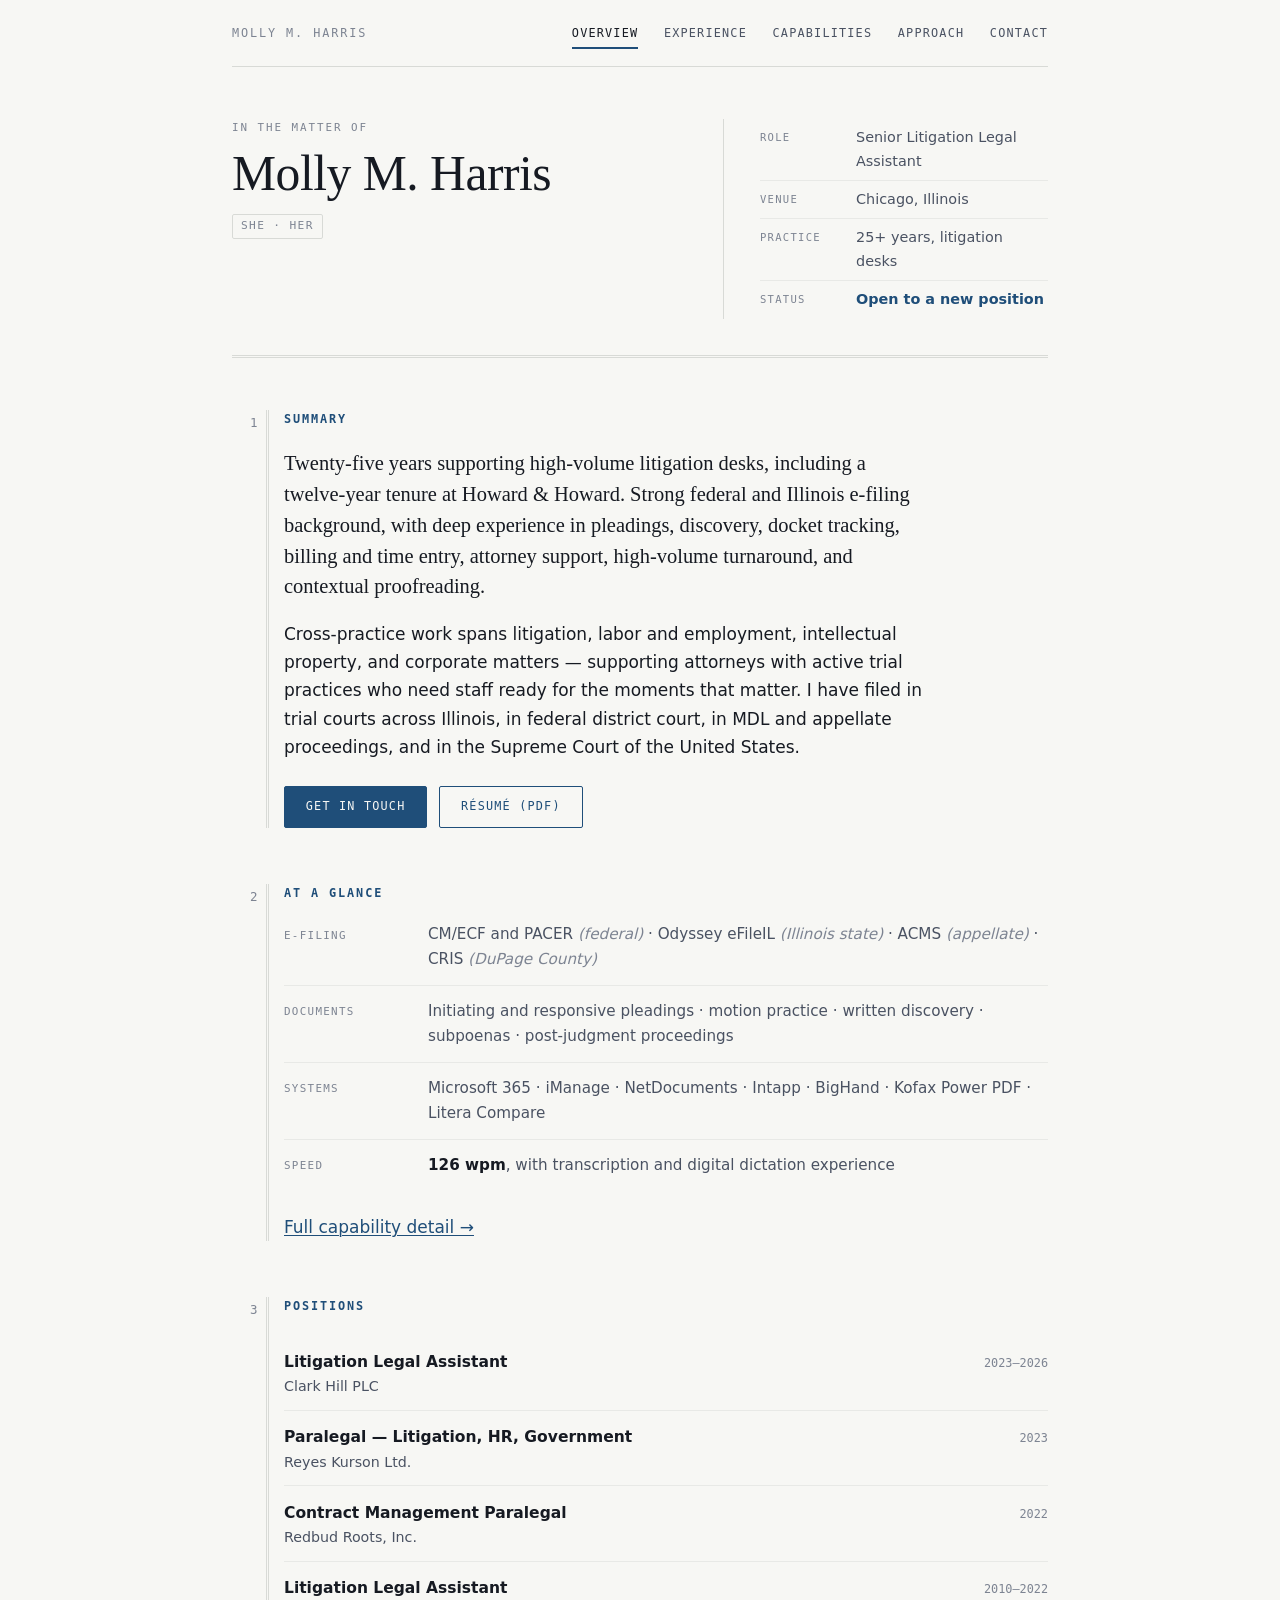
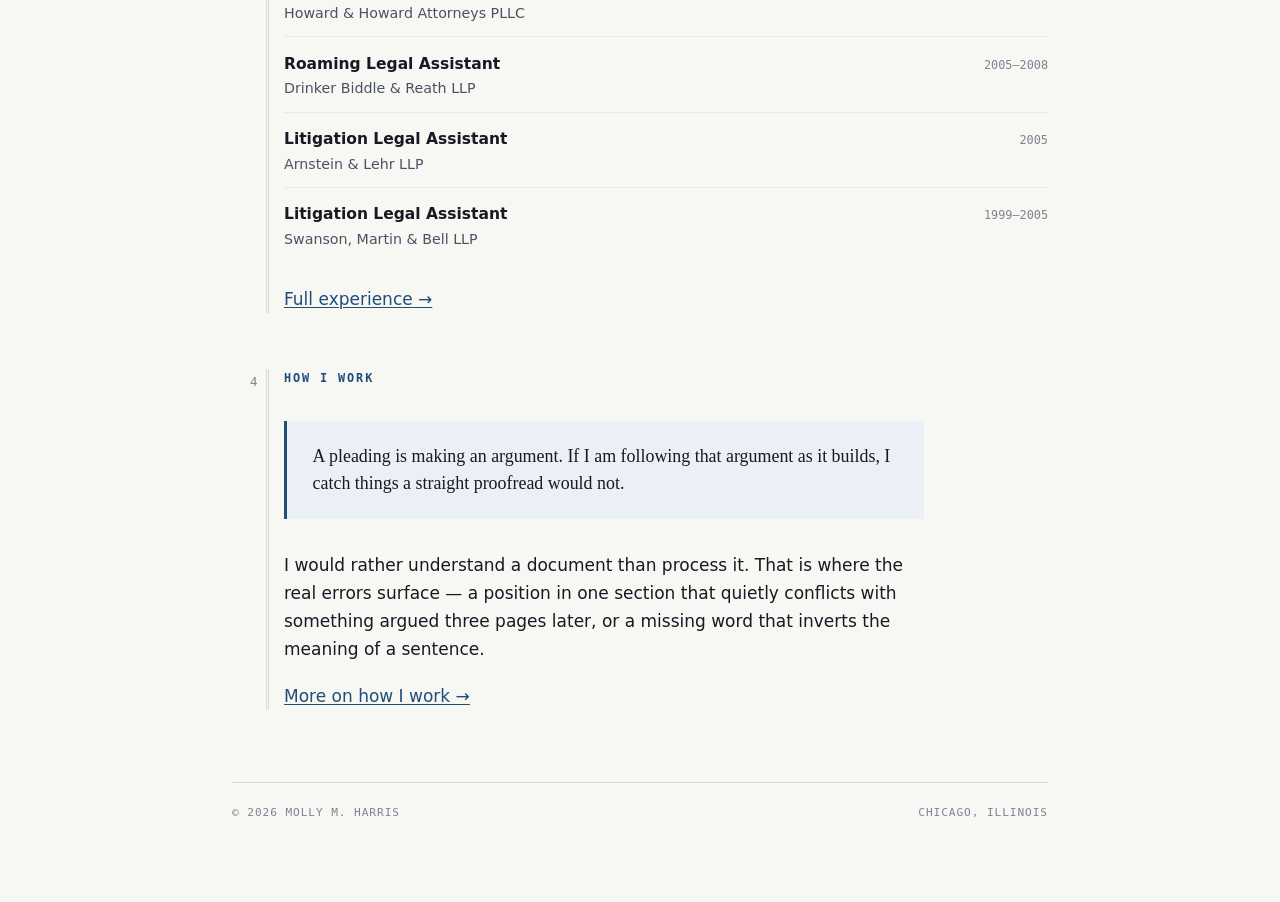
<file: index.html>
<!DOCTYPE html>
<!--
  Personal site — Molly M. Harris
  Author:     Claude (Anthropic)
  Requested:  Molly M. Harris
  Created:    2026-08-23
  Page:       Home
-->
<html lang="en">
<head>
<meta charset="utf-8">
<meta name="viewport" content="width=device-width, initial-scale=1">
<title>Molly M. Harris — Senior Litigation Legal Assistant, Chicago</title>
<meta name="description" content="Molly M. Harris is a senior litigation legal assistant in Chicago with 25+ years supporting high-volume litigation desks. Federal and Illinois e-filing, pleadings, discovery, docket tracking, and contextual proofreading.">
<meta name="author" content="Molly M. Harris">
<link rel="canonical" href="https://mollyrealized.github.io/">
<link rel="icon" href="favicon.svg" type="image/svg+xml">
<link rel="stylesheet" href="style.css">

<meta property="og:type" content="profile">
<meta property="og:title" content="Molly M. Harris — Senior Litigation Legal Assistant">
<meta property="og:description" content="25+ years supporting high-volume litigation desks in Chicago. Federal and Illinois e-filing, pleadings, discovery, docket tracking.">
<meta property="og:url" content="https://mollyrealized.github.io/">
<meta name="twitter:card" content="summary">

<script type="application/ld+json">
{
  "@context": "https://schema.org",
  "@type": "Person",
  "name": "Molly M. Harris",
  "givenName": "Molly",
  "familyName": "Harris",
  "gender": "Female",
  "jobTitle": "Senior Litigation Legal Assistant",
  "email": "mailto:mollyharris103@gmail.com",
  "url": "https://mollyrealized.github.io/",
  "address": {
    "@type": "PostalAddress",
    "addressLocality": "Chicago",
    "addressRegion": "IL",
    "addressCountry": "US"
  },
  "alumniOf": {
    "@type": "CollegeOrUniversity",
    "name": "DeSales University"
  },
  "knowsAbout": [
    "Litigation support",
    "Electronic court filing",
    "CM/ECF and PACER",
    "Odyssey eFileIL",
    "Pleadings and motion practice",
    "Discovery",
    "Docket management",
    "Legal proofreading",
    "iManage",
    "NetDocuments"
  ]
}
</script>
</head>
<body>
<div class="wrap">

<header class="masthead">
  <a class="masthead-name" href="index.html">Molly M. Harris</a>
  <nav class="nav" aria-label="Main">
    <a href="index.html" aria-current="page">Overview</a>
    <a href="experience.html">Experience</a>
    <a href="capabilities.html">Capabilities</a>
    <a href="approach.html">Approach</a>
    <a href="contact.html">Contact</a>
  </nav>
</header>

<main>

<section class="caption" aria-label="Summary">
  <div>
    <span class="caption-eyebrow">In the matter of</span>
    <h1>Molly M. Harris</h1>
    <span class="caption-pronouns">she &middot; her</span>
  </div>
  <div class="caption-divider" aria-hidden="true"></div>
  <dl class="caption-meta">
    <div><dt>Role</dt><dd>Senior Litigation Legal Assistant</dd></div>
    <div><dt>Venue</dt><dd>Chicago, Illinois</dd></div>
    <div><dt>Practice</dt><dd>25+ years, litigation desks</dd></div>
    <div><dt>Status</dt><dd class="is-open">Open to a new position</dd></div>
  </dl>
</section>

<div class="sheet">

<section class="sect">
  <h2>Summary</h2>
  <p class="lede">Twenty-five years supporting high-volume litigation desks, including a twelve-year tenure at Howard &amp; Howard. Strong federal and Illinois e-filing background, with deep experience in pleadings, discovery, docket tracking, billing and time entry, attorney support, high-volume turnaround, and contextual proofreading.</p>
  <p>Cross-practice work spans litigation, labor and employment, intellectual property, and corporate matters &mdash; supporting attorneys with active trial practices who need staff ready for the moments that matter. I have filed in trial courts across Illinois, in federal district court, in MDL and appellate proceedings, and in the Supreme Court of the United States.</p>
  <div class="actions">
    <a class="btn btn-solid" href="mailto:mollyharris103@gmail.com">Get in touch</a>
    <a class="btn" href="resume.pdf">R&eacute;sum&eacute; (PDF)</a>
  </div>
</section>

<section class="sect">
  <h2>At a glance</h2>
  <dl class="rows">
    <div>
      <dt>E-filing</dt>
      <dd>CM/ECF and PACER <em>(federal)</em> &middot; Odyssey eFileIL <em>(Illinois state)</em> &middot; ACMS <em>(appellate)</em> &middot; CRIS <em>(DuPage County)</em></dd>
    </div>
    <div>
      <dt>Documents</dt>
      <dd>Initiating and responsive pleadings &middot; motion practice &middot; written discovery &middot; subpoenas &middot; post-judgment proceedings</dd>
    </div>
    <div>
      <dt>Systems</dt>
      <dd>Microsoft 365 &middot; iManage &middot; NetDocuments &middot; Intapp &middot; BigHand &middot; Kofax Power PDF &middot; Litera Compare</dd>
    </div>
    <div>
      <dt>Speed</dt>
      <dd><b>126 wpm</b>, with transcription and digital dictation experience</dd>
    </div>
  </dl>
  <p style="margin-top:1.4rem"><a href="capabilities.html">Full capability detail &rarr;</a></p>
</section>

<section class="sect">
  <h2>Positions</h2>
  <div class="index-list">
    <div>
      <div><span class="index-role">Litigation Legal Assistant</span><span class="index-firm">Clark Hill PLC</span></div>
      <div class="index-dates">2023&ndash;2026</div>
    </div>
    <div>
      <div><span class="index-role">Paralegal &mdash; Litigation, HR, Government</span><span class="index-firm">Reyes Kurson Ltd.</span></div>
      <div class="index-dates">2023</div>
    </div>
    <div>
      <div><span class="index-role">Contract Management Paralegal</span><span class="index-firm">Redbud Roots, Inc.</span></div>
      <div class="index-dates">2022</div>
    </div>
    <div>
      <div><span class="index-role">Litigation Legal Assistant</span><span class="index-firm">Howard &amp; Howard Attorneys PLLC</span></div>
      <div class="index-dates">2010&ndash;2022</div>
    </div>
    <div>
      <div><span class="index-role">Roaming Legal Assistant</span><span class="index-firm">Drinker Biddle &amp; Reath LLP</span></div>
      <div class="index-dates">2005&ndash;2008</div>
    </div>
    <div>
      <div><span class="index-role">Litigation Legal Assistant</span><span class="index-firm">Arnstein &amp; Lehr LLP</span></div>
      <div class="index-dates">2005</div>
    </div>
    <div>
      <div><span class="index-role">Litigation Legal Assistant</span><span class="index-firm">Swanson, Martin &amp; Bell LLP</span></div>
      <div class="index-dates">1999&ndash;2005</div>
    </div>
  </div>
  <p style="margin-top:1.4rem"><a href="experience.html">Full experience &rarr;</a></p>
</section>

<section class="sect">
  <h2>How I work</h2>
  <div class="pull">
    <p>A pleading is making an argument. If I am following that argument as it builds, I catch things a straight proofread would not.</p>
  </div>
  <p>I would rather understand a document than process it. That is where the real errors surface &mdash; a position in one section that quietly conflicts with something argued three pages later, or a missing word that inverts the meaning of a sentence.</p>
  <p><a href="approach.html">More on how I work &rarr;</a></p>
</section>

</div>
</main>

<footer class="foot">
  <span>&copy; 2026 Molly M. Harris</span>
  <span>Chicago, Illinois</span>
</footer>

</div>
</body>
</html>
</file>
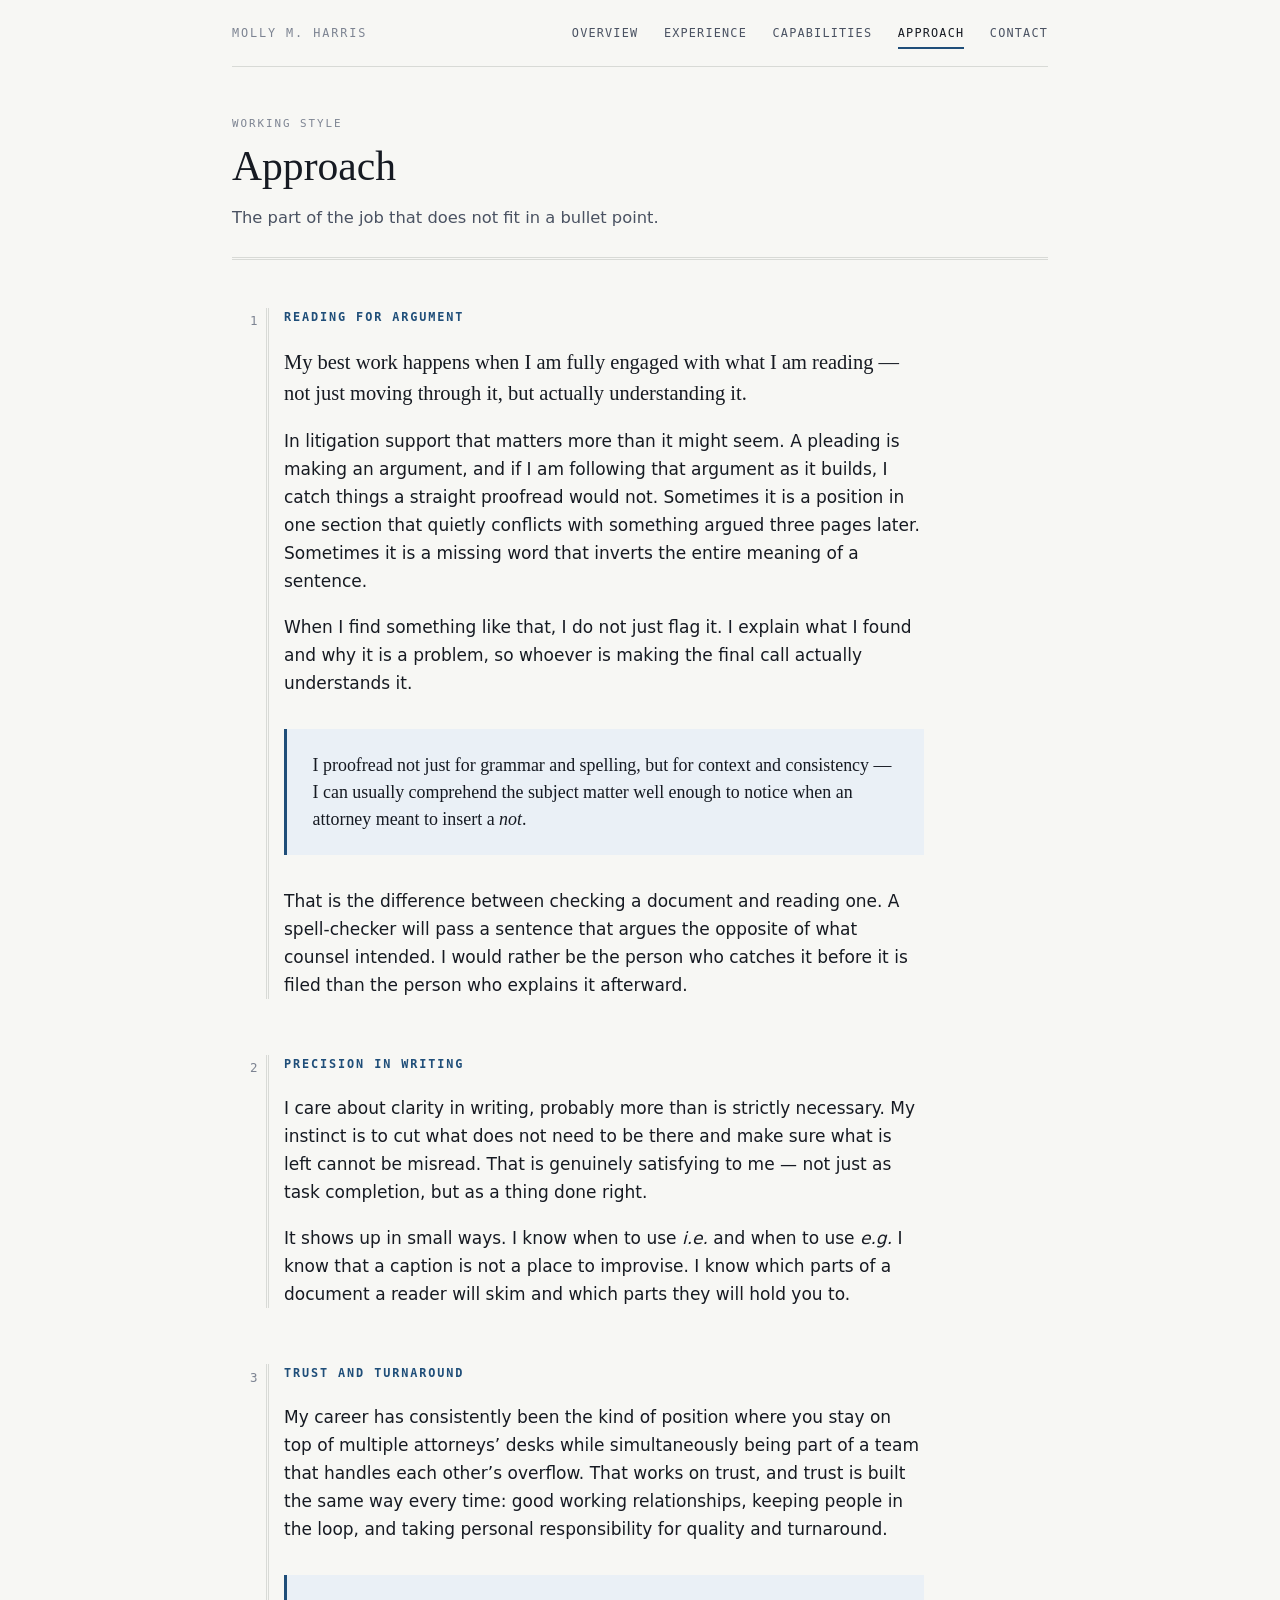
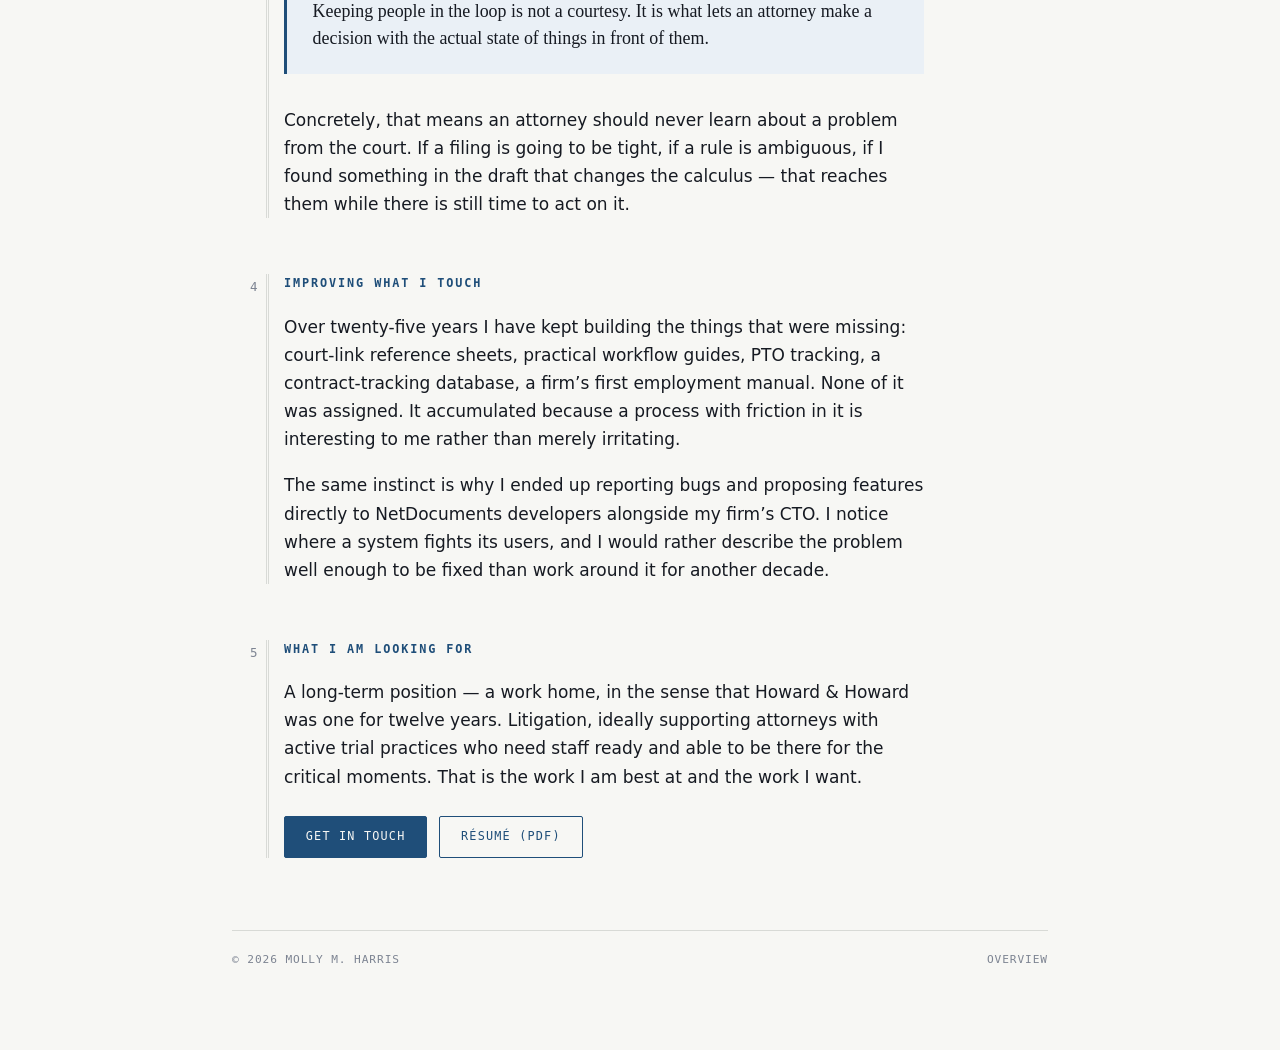
<file: approach.html>
<!DOCTYPE html>
<!--
  Personal site — Molly M. Harris
  Author:     Claude (Anthropic)
  Requested:  Molly M. Harris
  Created:    2026-08-23
  Page:       Approach
-->
<html lang="en">
<head>
<meta charset="utf-8">
<meta name="viewport" content="width=device-width, initial-scale=1">
<title>Approach — Molly M. Harris</title>
<meta name="description" content="How I work: reading for argument rather than surface, contextual proofreading, precision in writing, and taking personal responsibility for quality and turnaround.">
<meta name="author" content="Molly M. Harris">
<link rel="canonical" href="https://mollyrealized.github.io/approach.html">
<link rel="icon" href="favicon.svg" type="image/svg+xml">
<link rel="stylesheet" href="style.css">
<meta property="og:type" content="article">
<meta property="og:title" content="Approach — Molly M. Harris">
<meta property="og:url" content="https://mollyrealized.github.io/approach.html">
</head>
<body>
<div class="wrap">

<header class="masthead">
  <a class="masthead-name" href="index.html">Molly M. Harris</a>
  <nav class="nav" aria-label="Main">
    <a href="index.html">Overview</a>
    <a href="experience.html">Experience</a>
    <a href="capabilities.html">Capabilities</a>
    <a href="approach.html" aria-current="page">Approach</a>
    <a href="contact.html">Contact</a>
  </nav>
</header>

<main>

<div class="page-head">
  <span class="caption-eyebrow">Working style</span>
  <h1>Approach</h1>
  <p>The part of the job that does not fit in a bullet point.</p>
</div>

<div class="sheet">

<section class="sect">
  <h2>Reading for argument</h2>
  <p class="lede">My best work happens when I am fully engaged with what I am reading &mdash; not just moving through it, but actually understanding it.</p>
  <p>In litigation support that matters more than it might seem. A pleading is making an argument, and if I am following that argument as it builds, I catch things a straight proofread would not. Sometimes it is a position in one section that quietly conflicts with something argued three pages later. Sometimes it is a missing word that inverts the entire meaning of a sentence.</p>
  <p>When I find something like that, I do not just flag it. I explain what I found and why it is a problem, so whoever is making the final call actually understands it.</p>
  <div class="pull">
    <p>I proofread not just for grammar and spelling, but for context and consistency &mdash; I can usually comprehend the subject matter well enough to notice when an attorney meant to insert a <em>not</em>.</p>
  </div>
  <p>That is the difference between checking a document and reading one. A spell-checker will pass a sentence that argues the opposite of what counsel intended. I would rather be the person who catches it before it is filed than the person who explains it afterward.</p>
</section>

<section class="sect">
  <h2>Precision in writing</h2>
  <p>I care about clarity in writing, probably more than is strictly necessary. My instinct is to cut what does not need to be there and make sure what is left cannot be misread. That is genuinely satisfying to me &mdash; not just as task completion, but as a thing done right.</p>
  <p>It shows up in small ways. I know when to use <em>i.e.</em> and when to use <em>e.g.</em> I know that a caption is not a place to improvise. I know which parts of a document a reader will skim and which parts they will hold you to.</p>
</section>

<section class="sect">
  <h2>Trust and turnaround</h2>
  <p>My career has consistently been the kind of position where you stay on top of multiple attorneys&rsquo; desks while simultaneously being part of a team that handles each other&rsquo;s overflow. That works on trust, and trust is built the same way every time: good working relationships, keeping people in the loop, and taking personal responsibility for quality and turnaround.</p>
  <div class="pull">
    <p>Keeping people in the loop is not a courtesy. It is what lets an attorney make a decision with the actual state of things in front of them.</p>
  </div>
  <p>Concretely, that means an attorney should never learn about a problem from the court. If a filing is going to be tight, if a rule is ambiguous, if I found something in the draft that changes the calculus &mdash; that reaches them while there is still time to act on it.</p>
</section>

<section class="sect">
  <h2>Improving what I touch</h2>
  <p>Over twenty-five years I have kept building the things that were missing: court-link reference sheets, practical workflow guides, PTO tracking, a contract-tracking database, a firm&rsquo;s first employment manual. None of it was assigned. It accumulated because a process with friction in it is interesting to me rather than merely irritating.</p>
  <p>The same instinct is why I ended up reporting bugs and proposing features directly to NetDocuments developers alongside my firm&rsquo;s CTO. I notice where a system fights its users, and I would rather describe the problem well enough to be fixed than work around it for another decade.</p>
</section>

<section class="sect">
  <h2>What I am looking for</h2>
  <p>A long-term position &mdash; a work home, in the sense that Howard &amp; Howard was one for twelve years. Litigation, ideally supporting attorneys with active trial practices who need staff ready and able to be there for the critical moments. That is the work I am best at and the work I want.</p>
  <div class="actions">
    <a class="btn btn-solid" href="mailto:mollyharris103@gmail.com">Get in touch</a>
    <a class="btn" href="resume.pdf">R&eacute;sum&eacute; (PDF)</a>
  </div>
</section>

</div>
</main>

<footer class="foot">
  <span>&copy; 2026 Molly M. Harris</span>
  <span><a href="index.html">Overview</a></span>
</footer>

</div>
</body>
</html>
</file>
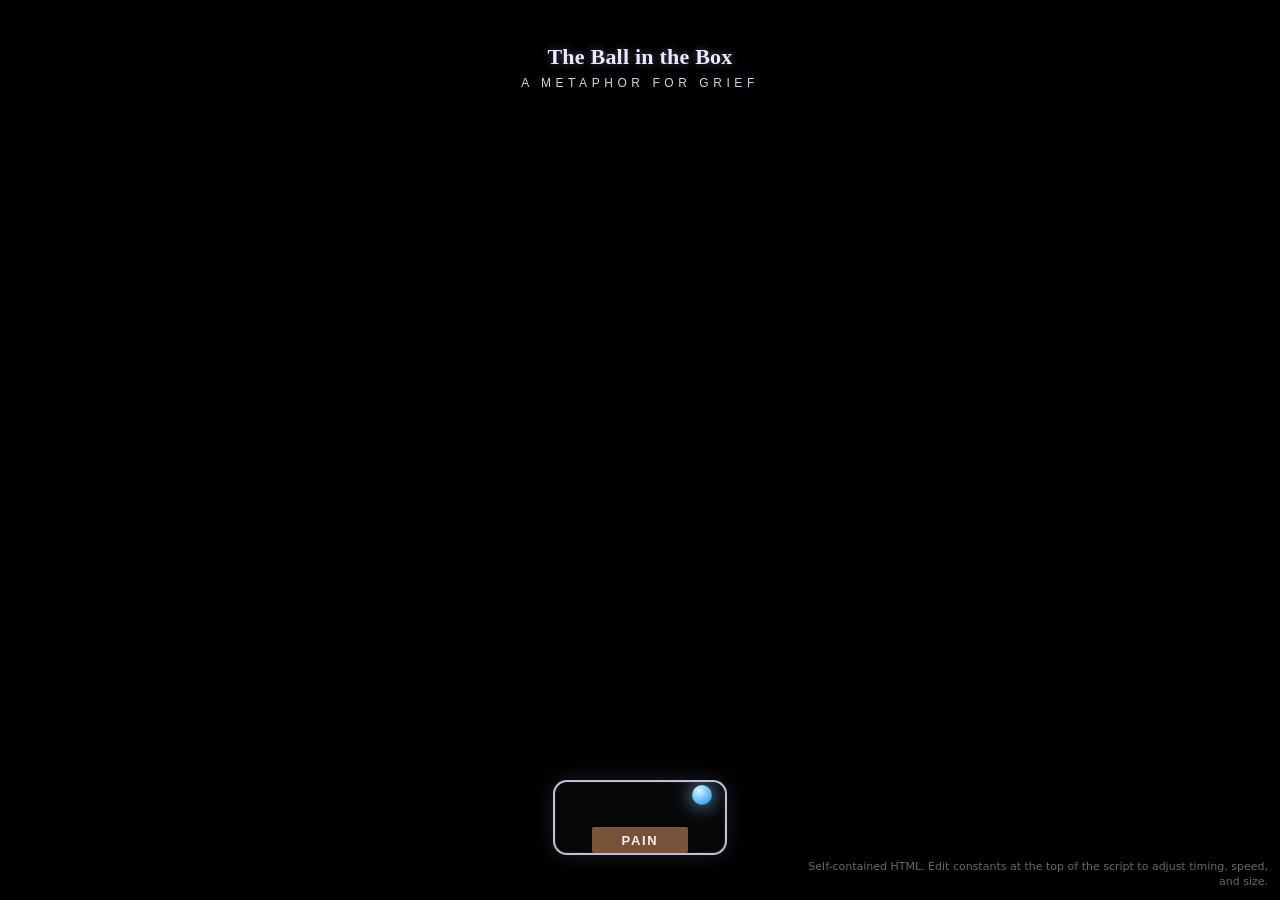
<file: BallInTheBox.html>
<!doctype html>
<html lang="en">
<head>
  <meta charset="utf-8">
  <meta name="viewport" content="width=device-width, initial-scale=1">
  <title>The Ball in the Box</title>
  <style>
    :root {
      --page-bg: #000000;
      --text-main: #eee8ff;
      --box-outline: rgba(232, 226, 255, 0.84);
      --box-fill: rgba(255, 255, 255, 0.025);
      --pain-color: #745139;
      --pain-text: #fff3f0;
      --ball-blue: #8fcfff;
      --ball-blue-deep: #49a9e8;
      --flash-color: rgba(255, 255, 255, 0.38);
    }

    * {
      box-sizing: border-box;
    }

    html,
    body {
      min-height: 100%;
      margin: 0;
      background: var(--page-bg);
      color: var(--text-main);
    }

    body {
      display: flex;
      justify-content: center;
      align-items: flex-start;
      overflow: hidden;
      font-family: system-ui, -apple-system, BlinkMacSystemFont, "Segoe UI", sans-serif;
    }

    main {
      width: 100%;
      min-height: 100vh;
      padding: clamp(22px, 5vh, 54px) 16px 24px;
      text-align: center;
    }

    h1 {
      margin: 0;
      font-family: Georgia, "Times New Roman", Times, serif;
      font-size: 22px;
      line-height: 1.05;
      font-weight: 700;
      letter-spacing: 0.01em;
      color: var(--text-main);
      text-shadow: 0 0 9px rgba(188, 203, 255, 0.4);
    }

    .subtitle {
      margin: 8px 0 22px;
      font-family: Arial, Helvetica, sans-serif;
      font-size: 12px;
      font-variant: small-caps;
      text-transform: uppercase;
      letter-spacing: 0.38em;
      color: rgba(238, 232, 255, 0.9);
    }

    /* The box sits on the bottom of the stage and grows upward and outward,
       so its bottom edge, and the PAIN button on it, stay fixed on screen. */
    .stage {
      display: flex;
      justify-content: center;
      align-items: flex-end;
      width: 100%;
    }

    #box {
      position: relative;
      flex: 0 0 auto;
      box-sizing: content-box;
      border: 2px solid var(--box-outline);
      border-radius: 14px;
      background: var(--box-fill);
      box-shadow:
        0 0 0 1px rgba(255, 255, 255, 0.06) inset,
        0 0 22px rgba(158, 180, 255, 0.16);
      overflow: hidden;
    }

    #box::after {
      content: "";
      position: absolute;
      inset: 0;
      z-index: 3;
      pointer-events: none;
      background: var(--flash-color);
      opacity: 0;
    }

    #box.flash::after {
      animation: flash-box 320ms ease-out;
    }

    @keyframes flash-box {
      0% { opacity: 0.72; }
      100% { opacity: 0; }
    }

    #pain {
      position: absolute;
      z-index: 1;
      display: flex;
      justify-content: center;
      align-items: center;
      border-radius: 2px;
      background: var(--pain-color);
      color: var(--pain-text);
      font-family: Arial, Helvetica, sans-serif;
      font-size: 13px;
      font-weight: 700;
      letter-spacing: 0.13em;
      text-transform: uppercase;
      user-select: none;
      box-shadow: 0 0 13px rgba(255, 120, 90, 0.13) inset;
    }

    .pain-label {
      display: inline-block;
      white-space: nowrap;
      line-height: 1;
      pointer-events: none;
    }

    #ball {
      position: absolute;
      z-index: 2;
      border-radius: 50%;
      background:
        radial-gradient(circle at 35% 28%, #e0f5ff 0%, var(--ball-blue) 34%, var(--ball-blue-deep) 72%, #2f88c9 100%);
      box-shadow:
        0 0 18px rgba(126, 209, 255, 0.78),
        0 0 34px rgba(126, 209, 255, 0.34);
      will-change: left, top;
    }

    .note {
      position: fixed;
      right: 12px;
      bottom: 10px;
      max-width: min(470px, calc(100vw - 24px));
      margin: 0;
      font-size: 11px;
      line-height: 1.35;
      color: rgba(238, 232, 255, 0.44);
      text-align: right;
      user-select: none;
    }
  </style>
</head>
<body>
  <main aria-label="The Ball in the Box: a metaphor for grief">
    <h1>The Ball in the Box</h1>
    <div class="subtitle">a metaphor for grief</div>

    <div class="stage" id="stage">
      <div id="box" aria-label="box containing pain button and bouncing ball">
        <div id="pain"><span class="pain-label">PAIN</span></div>
        <div id="ball" aria-hidden="true"></div>
      </div>
    </div>

    <p class="note">Self-contained HTML. Edit constants at the top of the script to adjust timing, speed, and size.</p>
  </main>

  <script>
    (() => {
      "use strict";

      /*
        Version: v8-edge-button-2026-10-18

        The box grows with time, not with pain.
        - The pain button never changes size or position. It sits flush
          against the bottom edge of the box, centered left to right. The
          box grows upward and outward from that edge, so the button also
          stays fixed on screen. Against the wall, only three of its sides
          are exposed to the ball.
        - The ball never changes size or speed.
        - Every hit flashes at the same full strength, early or late.
        - Growth runs for GROWTH_DURATION_SECONDS, fast at first and slowing
          steadily, and stops exactly at the size limit. After that the box
          holds its size and the ball keeps bouncing, still able to hit.
        - The size limit comes from the window's width and height, so the
          box never runs off the page. It is recalculated on resize.
        - Growth time counts only while the page is visible.
      */

      const GROWTH_DURATION_SECONDS = 225; // 3 minutes 45 seconds

      // Starting box: tight around the button, just enough room for the ball.
      const START_BOX_WIDTH = 156;
      const START_BOX_HEIGHT = 62;

      // Size limits for the fully grown box.
      const MAX_BOX_WIDTH = 1200;
      const SIDE_GUTTER = 16;
      const BOTTOM_RESERVE = 44; // keeps the box clear of the note
      const BOX_BORDER = 2;

      const BALL_DIAMETER = 20;
      const BALL_SPEED_PIXELS_PER_SECOND = 140;

      const PAIN_WIDTH = 96;
      const PAIN_HEIGHT = 26;
      const PAIN_HIT_COOLDOWN_MS = 300;

      // Small random change of angle on wall bounces, so the ball never
      // settles into a fixed loop that always or never reaches the button.
      const BOUNCE_JITTER_DEGREES = 4;
      const MIN_AXIS_SHARE = 0.12;

      const RESPECT_REDUCED_MOTION = false;

      const stage = document.getElementById("stage");
      const box = document.getElementById("box");
      const pain = document.getElementById("pain");
      const ball = document.getElementById("ball");

      let maxBoxWidth = START_BOX_WIDTH;
      let maxBoxHeight = START_BOX_HEIGHT;
      let boxWidth = START_BOX_WIDTH;
      let boxHeight = START_BOX_HEIGHT;
      let elapsedSeconds = 0;
      let previousTime = null;
      let lastPainHit = -Infinity;

      const painRect = { x: 0, y: 0, width: PAIN_WIDTH, height: PAIN_HEIGHT };
      const ballState = { x: 0, y: 0, vx: 0, vy: 0 };

      function clamp(value, min, max) {
        return Math.max(min, Math.min(max, value));
      }

      function computeLimits() {
        const stageTop = stage.getBoundingClientRect().top;
        maxBoxWidth = Math.max(
          START_BOX_WIDTH,
          Math.min(MAX_BOX_WIDTH, window.innerWidth - SIDE_GUTTER * 2 - BOX_BORDER * 2)
        );
        maxBoxHeight = Math.max(
          START_BOX_HEIGHT,
          Math.floor(window.innerHeight - stageTop - BOTTOM_RESERVE - BOX_BORDER * 2)
        );
        // A fixed-height stage keeps the box's bottom edge, and so the
        // button, in the same place on screen while the box grows.
        stage.style.height = `${maxBoxHeight + BOX_BORDER * 2}px`;
      }

      function growthProgress() {
        const t = clamp(elapsedSeconds / GROWTH_DURATION_SECONDS, 0, 1);
        // Ease-out cubic: fast early, slowing, exactly 1 at the end.
        return 1 - Math.pow(1 - t, 3);
      }

      function placePain() {
        painRect.x = (boxWidth - painRect.width) / 2;
        painRect.y = boxHeight - painRect.height;
        pain.style.width = `${painRect.width}px`;
        pain.style.height = `${painRect.height}px`;
        pain.style.left = `${painRect.x}px`;
        pain.style.top = `${painRect.y}px`;
      }

      function drawBall() {
        ball.style.left = `${ballState.x}px`;
        ball.style.top = `${ballState.y}px`;
      }

      function clampBallToBox() {
        ballState.x = clamp(ballState.x, 0, boxWidth - BALL_DIAMETER);
        ballState.y = clamp(ballState.y, 0, boxHeight - BALL_DIAMETER);
      }

      function applyBoxSize(width, height) {
        // The box grows evenly left and right, and upward only, so shift the
        // ball by half the width change and all of the height change to keep
        // it where it was on screen.
        ballState.x += (width - boxWidth) / 2;
        ballState.y += height - boxHeight;

        boxWidth = width;
        boxHeight = height;
        box.style.width = `${boxWidth}px`;
        box.style.height = `${boxHeight}px`;

        placePain();
        clampBallToBox();
      }

      function updateBoxSize() {
        const p = growthProgress();
        const width = START_BOX_WIDTH + (maxBoxWidth - START_BOX_WIDTH) * p;
        const height = START_BOX_HEIGHT + (maxBoxHeight - START_BOX_HEIGHT) * p;
        if (width !== boxWidth || height !== boxHeight) {
          applyBoxSize(width, height);
        }
      }

      function normalizeVelocity() {
        let speed = Math.hypot(ballState.vx, ballState.vy) || 1;
        ballState.vx = (ballState.vx / speed) * BALL_SPEED_PIXELS_PER_SECOND;
        ballState.vy = (ballState.vy / speed) * BALL_SPEED_PIXELS_PER_SECOND;

        // Keep the path from going almost flat or almost vertical.
        const minComponent = BALL_SPEED_PIXELS_PER_SECOND * MIN_AXIS_SHARE;
        if (Math.abs(ballState.vx) < minComponent) {
          ballState.vx = (ballState.vx < 0 ? -1 : 1) * minComponent;
        }
        if (Math.abs(ballState.vy) < minComponent) {
          ballState.vy = (ballState.vy < 0 ? -1 : 1) * minComponent;
        }
        speed = Math.hypot(ballState.vx, ballState.vy);
        ballState.vx = (ballState.vx / speed) * BALL_SPEED_PIXELS_PER_SECOND;
        ballState.vy = (ballState.vy / speed) * BALL_SPEED_PIXELS_PER_SECOND;
      }

      function jitterVelocity() {
        const angle = (Math.random() * 2 - 1) * BOUNCE_JITTER_DEGREES * Math.PI / 180;
        const cos = Math.cos(angle);
        const sin = Math.sin(angle);
        const vx = ballState.vx * cos - ballState.vy * sin;
        const vy = ballState.vx * sin + ballState.vy * cos;
        ballState.vx = vx;
        ballState.vy = vy;
      }

      function bounceOffBoxEdges() {
        let hitLeft = false;
        let hitRight = false;
        let hitTop = false;
        let hitBottom = false;

        if (ballState.x <= 0) {
          ballState.x = 0;
          hitLeft = true;
        } else if (ballState.x + BALL_DIAMETER >= boxWidth) {
          ballState.x = boxWidth - BALL_DIAMETER;
          hitRight = true;
        }

        if (ballState.y <= 0) {
          ballState.y = 0;
          hitTop = true;
        } else if (ballState.y + BALL_DIAMETER >= boxHeight) {
          ballState.y = boxHeight - BALL_DIAMETER;
          hitBottom = true;
        }

        if (!(hitLeft || hitRight || hitTop || hitBottom)) return;

        jitterVelocity();
        normalizeVelocity();

        if (hitLeft) ballState.vx = Math.abs(ballState.vx);
        if (hitRight) ballState.vx = -Math.abs(ballState.vx);
        if (hitTop) ballState.vy = Math.abs(ballState.vy);
        if (hitBottom) ballState.vy = -Math.abs(ballState.vy);
      }

      // Returns true when the ball touches the button; also bounces it off.
      function resolvePainCollision() {
        const radius = BALL_DIAMETER / 2;
        const centerX = ballState.x + radius;
        const centerY = ballState.y + radius;
        const right = painRect.x + painRect.width;
        const bottom = painRect.y + painRect.height;

        let closestX = clamp(centerX, painRect.x, right);
        let closestY = clamp(centerY, painRect.y, bottom);
        let nx = centerX - closestX;
        let ny = centerY - closestY;
        const distance = Math.hypot(nx, ny);

        if (distance > radius) return false;

        if (distance === 0) {
          // Ball center ended up inside the button: push it out the nearest
          // open side. The bottom side is against the wall, so it never counts.
          const toLeft = centerX - painRect.x;
          const toRight = right - centerX;
          const toTop = centerY - painRect.y;
          const nearest = Math.min(toLeft, toRight, toTop);

          if (nearest === toLeft) {
            nx = -1; ny = 0; closestX = painRect.x; closestY = centerY;
          } else if (nearest === toRight) {
            nx = 1; ny = 0; closestX = right; closestY = centerY;
          } else {
            nx = 0; ny = -1; closestX = centerX; closestY = painRect.y;
          }
        } else {
          nx /= distance;
          ny /= distance;
        }

        ballState.x = closestX + nx * radius - radius;
        ballState.y = closestY + ny * radius - radius;

        const dot = ballState.vx * nx + ballState.vy * ny;
        if (dot < 0) {
          ballState.vx -= 2 * dot * nx;
          ballState.vy -= 2 * dot * ny;
        }
        normalizeVelocity();
        clampBallToBox();
        return true;
      }

      function flashBox() {
        box.classList.remove("flash");
        void box.offsetWidth;
        box.classList.add("flash");
      }

      function animate(now) {
        if (previousTime === null) previousTime = now;
        const rawSeconds = (now - previousTime) / 1000;
        previousTime = now;

        // Long gaps (hidden tab) don't count toward growth.
        elapsedSeconds += Math.min(rawSeconds, 0.25);
        updateBoxSize();

        const dt = Math.min(rawSeconds, 0.05);
        ballState.x += ballState.vx * dt;
        ballState.y += ballState.vy * dt;
        bounceOffBoxEdges();

        if (resolvePainCollision() && now - lastPainHit >= PAIN_HIT_COOLDOWN_MS) {
          lastPainHit = now;
          flashBox();
        }

        drawBall();
        requestAnimationFrame(animate);
      }

      function initialize() {
        ball.style.width = `${BALL_DIAMETER}px`;
        ball.style.height = `${BALL_DIAMETER}px`;

        computeLimits();

        boxWidth = START_BOX_WIDTH;
        boxHeight = START_BOX_HEIGHT;
        box.style.width = `${boxWidth}px`;
        box.style.height = `${boxHeight}px`;
        placePain();

        // Ball starts in the top-left corner, heading for the button.
        ballState.x = 6;
        ballState.y = 2;
        const radius = BALL_DIAMETER / 2;
        const dx = painRect.x + painRect.width / 2 - (ballState.x + radius);
        const dy = painRect.y + painRect.height / 2 - (ballState.y + radius);
        const d = Math.hypot(dx, dy) || 1;
        ballState.vx = (dx / d) * BALL_SPEED_PIXELS_PER_SECOND;
        ballState.vy = (dy / d) * BALL_SPEED_PIXELS_PER_SECOND;
        drawBall();

        const reducedMotion = window.matchMedia("(prefers-reduced-motion: reduce)").matches;
        if (RESPECT_REDUCED_MOTION && reducedMotion) return;
        requestAnimationFrame(animate);
      }

      window.addEventListener("resize", () => {
        computeLimits();
        updateBoxSize();
        drawBall();
      });

      box.addEventListener("animationend", () => box.classList.remove("flash"));
      initialize();
    })();
  </script>
</body>
</html>
</file>
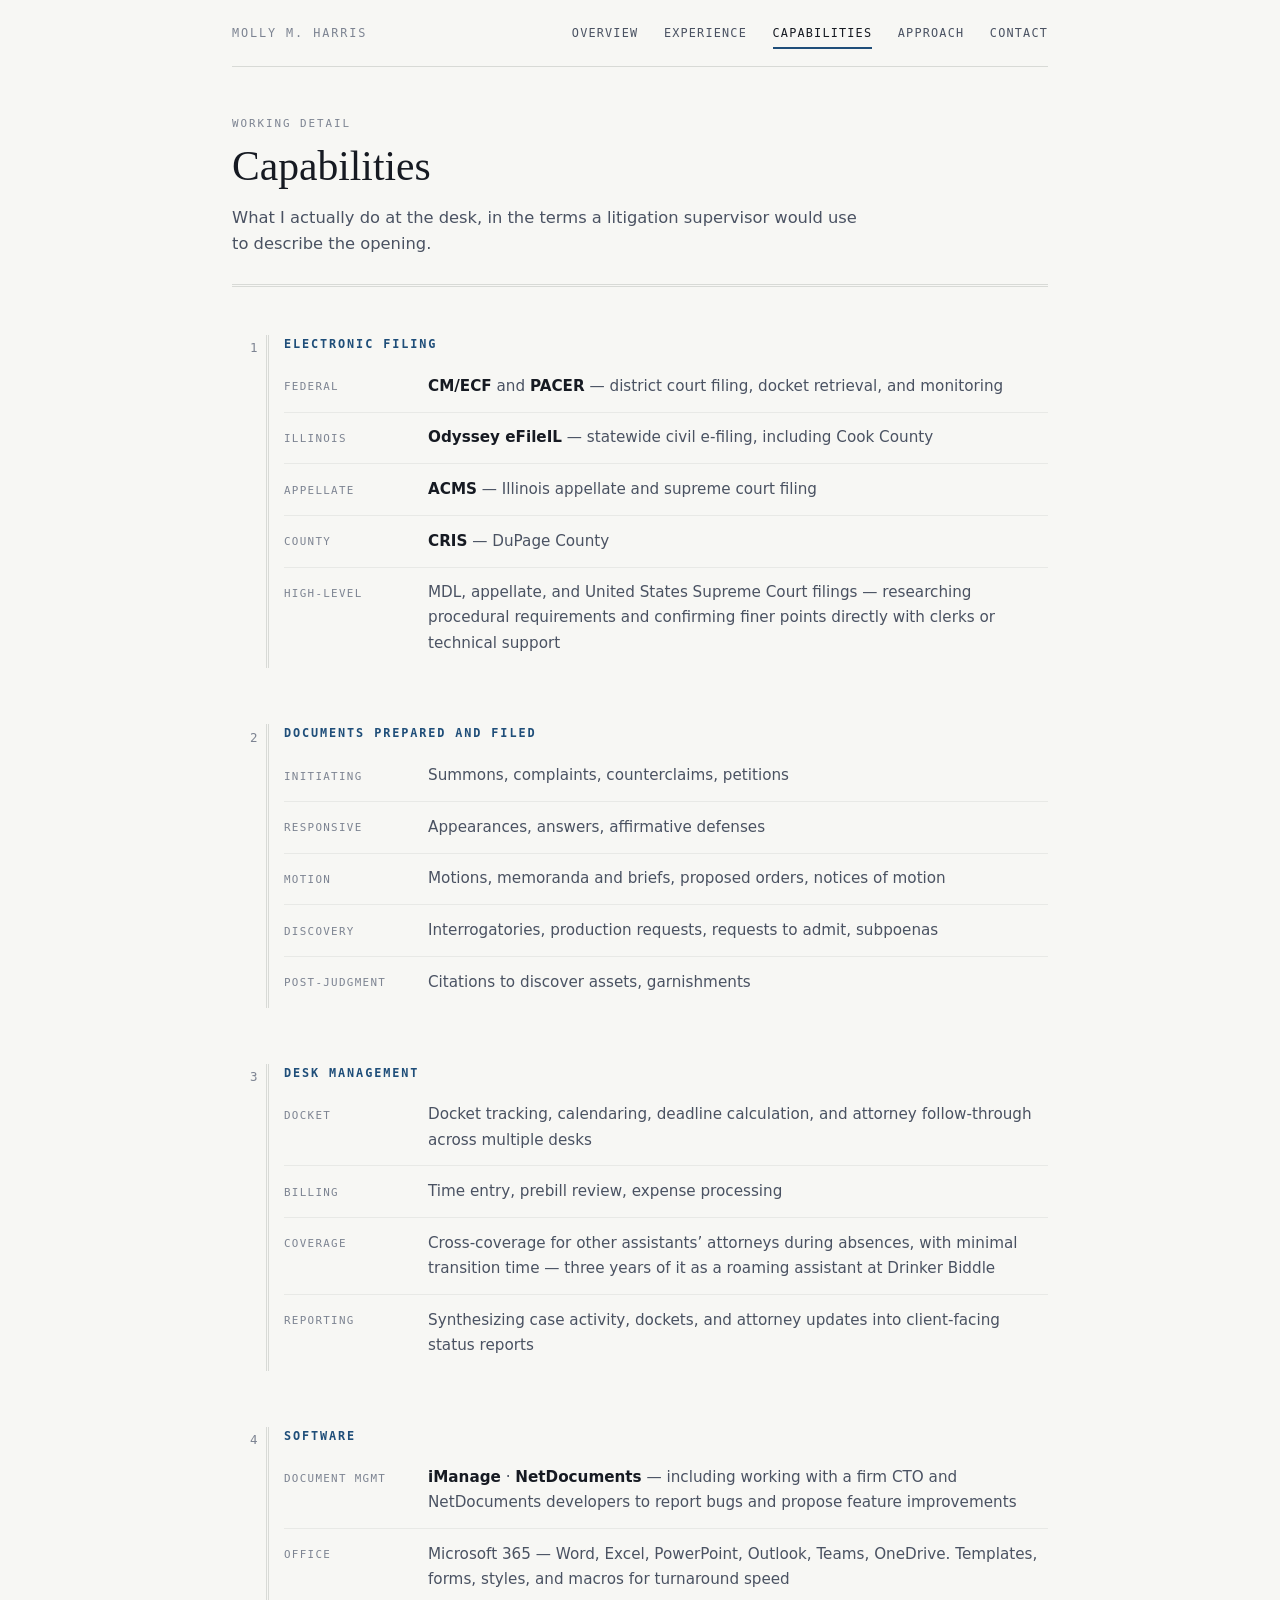
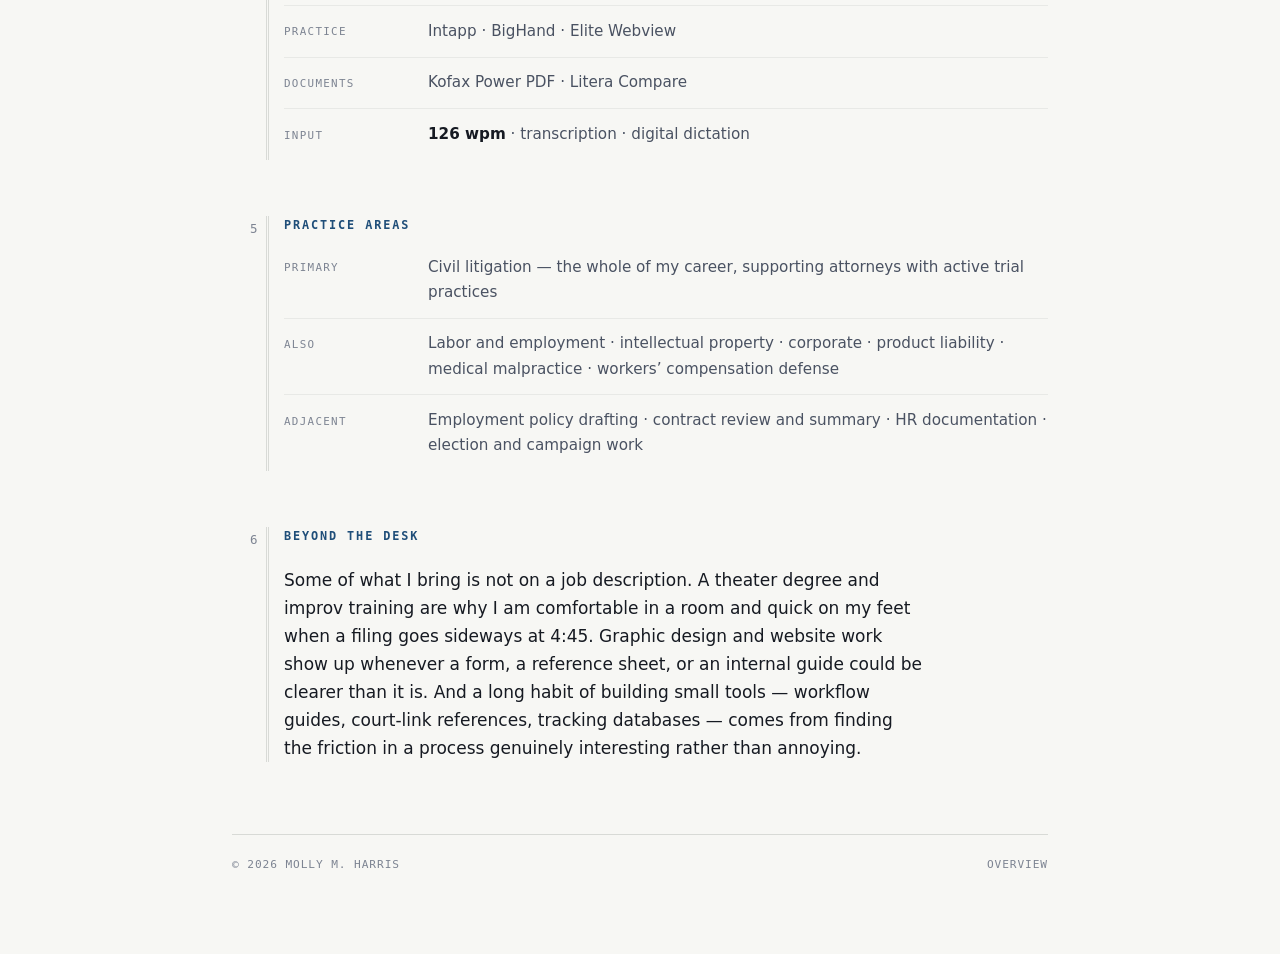
<file: capabilities.html>
<!DOCTYPE html>
<!--
  Personal site — Molly M. Harris
  Author:     Claude (Anthropic)
  Requested:  Molly M. Harris
  Created:    2026-08-23
  Page:       Capabilities
-->
<html lang="en">
<head>
<meta charset="utf-8">
<meta name="viewport" content="width=device-width, initial-scale=1">
<title>Capabilities — Molly M. Harris</title>
<meta name="description" content="E-filing systems, document types, software, and practice areas: the working detail behind twenty-five years of litigation support in Chicago.">
<meta name="author" content="Molly M. Harris">
<link rel="canonical" href="https://mollyrealized.github.io/capabilities.html">
<link rel="icon" href="favicon.svg" type="image/svg+xml">
<link rel="stylesheet" href="style.css">
<meta property="og:type" content="article">
<meta property="og:title" content="Capabilities — Molly M. Harris">
<meta property="og:url" content="https://mollyrealized.github.io/capabilities.html">
</head>
<body>
<div class="wrap">

<header class="masthead">
  <a class="masthead-name" href="index.html">Molly M. Harris</a>
  <nav class="nav" aria-label="Main">
    <a href="index.html">Overview</a>
    <a href="experience.html">Experience</a>
    <a href="capabilities.html" aria-current="page">Capabilities</a>
    <a href="approach.html">Approach</a>
    <a href="contact.html">Contact</a>
  </nav>
</header>

<main>

<div class="page-head">
  <span class="caption-eyebrow">Working detail</span>
  <h1>Capabilities</h1>
  <p>What I actually do at the desk, in the terms a litigation supervisor would use to describe the opening.</p>
</div>

<div class="sheet">

<section class="sect">
  <h2>Electronic filing</h2>
  <dl class="rows">
    <div>
      <dt>Federal</dt>
      <dd><b>CM/ECF</b> and <b>PACER</b> &mdash; district court filing, docket retrieval, and monitoring</dd>
    </div>
    <div>
      <dt>Illinois</dt>
      <dd><b>Odyssey eFileIL</b> &mdash; statewide civil e-filing, including Cook County</dd>
    </div>
    <div>
      <dt>Appellate</dt>
      <dd><b>ACMS</b> &mdash; Illinois appellate and supreme court filing</dd>
    </div>
    <div>
      <dt>County</dt>
      <dd><b>CRIS</b> &mdash; DuPage County</dd>
    </div>
    <div>
      <dt>High-level</dt>
      <dd>MDL, appellate, and United States Supreme Court filings &mdash; researching procedural requirements and confirming finer points directly with clerks or technical support</dd>
    </div>
  </dl>
</section>

<section class="sect">
  <h2>Documents prepared and filed</h2>
  <dl class="rows">
    <div>
      <dt>Initiating</dt>
      <dd>Summons, complaints, counterclaims, petitions</dd>
    </div>
    <div>
      <dt>Responsive</dt>
      <dd>Appearances, answers, affirmative defenses</dd>
    </div>
    <div>
      <dt>Motion</dt>
      <dd>Motions, memoranda and briefs, proposed orders, notices of motion</dd>
    </div>
    <div>
      <dt>Discovery</dt>
      <dd>Interrogatories, production requests, requests to admit, subpoenas</dd>
    </div>
    <div>
      <dt>Post-judgment</dt>
      <dd>Citations to discover assets, garnishments</dd>
    </div>
  </dl>
</section>

<section class="sect">
  <h2>Desk management</h2>
  <dl class="rows">
    <div>
      <dt>Docket</dt>
      <dd>Docket tracking, calendaring, deadline calculation, and attorney follow-through across multiple desks</dd>
    </div>
    <div>
      <dt>Billing</dt>
      <dd>Time entry, prebill review, expense processing</dd>
    </div>
    <div>
      <dt>Coverage</dt>
      <dd>Cross-coverage for other assistants&rsquo; attorneys during absences, with minimal transition time &mdash; three years of it as a roaming assistant at Drinker Biddle</dd>
    </div>
    <div>
      <dt>Reporting</dt>
      <dd>Synthesizing case activity, dockets, and attorney updates into client-facing status reports</dd>
    </div>
  </dl>
</section>

<section class="sect">
  <h2>Software</h2>
  <dl class="rows">
    <div>
      <dt>Document mgmt</dt>
      <dd><b>iManage</b> &middot; <b>NetDocuments</b> &mdash; including working with a firm CTO and NetDocuments developers to report bugs and propose feature improvements</dd>
    </div>
    <div>
      <dt>Office</dt>
      <dd>Microsoft 365 &mdash; Word, Excel, PowerPoint, Outlook, Teams, OneDrive. Templates, forms, styles, and macros for turnaround speed</dd>
    </div>
    <div>
      <dt>Practice</dt>
      <dd>Intapp &middot; BigHand &middot; Elite Webview</dd>
    </div>
    <div>
      <dt>Documents</dt>
      <dd>Kofax Power PDF &middot; Litera Compare</dd>
    </div>
    <div>
      <dt>Input</dt>
      <dd><b>126 wpm</b> &middot; transcription &middot; digital dictation</dd>
    </div>
  </dl>
</section>

<section class="sect">
  <h2>Practice areas</h2>
  <dl class="rows">
    <div>
      <dt>Primary</dt>
      <dd>Civil litigation &mdash; the whole of my career, supporting attorneys with active trial practices</dd>
    </div>
    <div>
      <dt>Also</dt>
      <dd>Labor and employment &middot; intellectual property &middot; corporate &middot; product liability &middot; medical malpractice &middot; workers&rsquo; compensation defense</dd>
    </div>
    <div>
      <dt>Adjacent</dt>
      <dd>Employment policy drafting &middot; contract review and summary &middot; HR documentation &middot; election and campaign work</dd>
    </div>
  </dl>
</section>

<section class="sect">
  <h2>Beyond the desk</h2>
  <p>Some of what I bring is not on a job description. A theater degree and improv training are why I am comfortable in a room and quick on my feet when a filing goes sideways at 4:45. Graphic design and website work show up whenever a form, a reference sheet, or an internal guide could be clearer than it is. And a long habit of building small tools &mdash; workflow guides, court-link references, tracking databases &mdash; comes from finding the friction in a process genuinely interesting rather than annoying.</p>
</section>

</div>
</main>

<footer class="foot">
  <span>&copy; 2026 Molly M. Harris</span>
  <span><a href="index.html">Overview</a></span>
</footer>

</div>
</body>
</html>
</file>
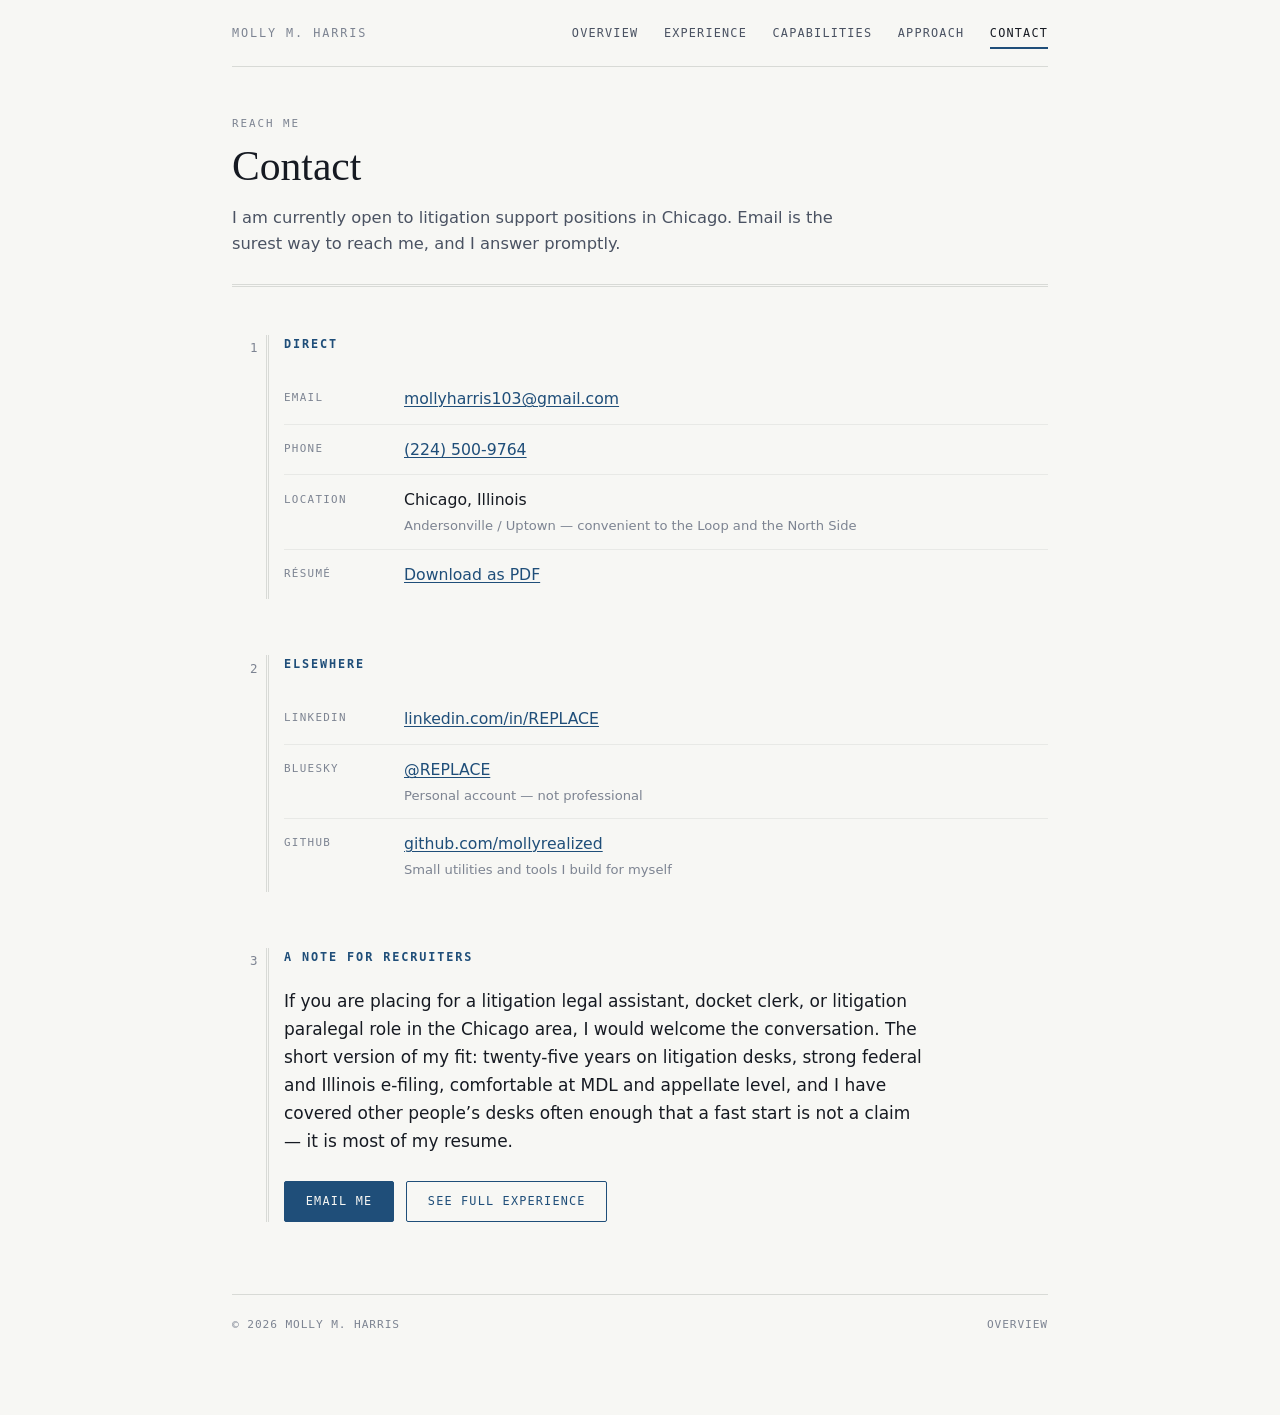
<file: contact.html>
<!DOCTYPE html>
<!--
  Personal site — Molly M. Harris
  Author:     Claude (Anthropic)
  Requested:  Molly M. Harris
  Created:    2026-08-23
  Page:       Contact — also serves as the link hub

  TO FILL IN: replace the REPLACE markers below with real handles, or delete
  the whole <div> row for any profile you do not want listed publicly.
-->
<html lang="en">
<head>
<meta charset="utf-8">
<meta name="viewport" content="width=device-width, initial-scale=1">
<title>Contact — Molly M. Harris</title>
<meta name="description" content="Contact Molly M. Harris, senior litigation legal assistant in Chicago, Illinois.">
<meta name="author" content="Molly M. Harris">
<link rel="canonical" href="https://mollyrealized.github.io/contact.html">
<link rel="icon" href="favicon.svg" type="image/svg+xml">
<link rel="stylesheet" href="style.css">
<meta property="og:type" content="profile">
<meta property="og:title" content="Contact — Molly M. Harris">
<meta property="og:url" content="https://mollyrealized.github.io/contact.html">
</head>
<body>
<div class="wrap">

<header class="masthead">
  <a class="masthead-name" href="index.html">Molly M. Harris</a>
  <nav class="nav" aria-label="Main">
    <a href="index.html">Overview</a>
    <a href="experience.html">Experience</a>
    <a href="capabilities.html">Capabilities</a>
    <a href="approach.html">Approach</a>
    <a href="contact.html" aria-current="page">Contact</a>
  </nav>
</header>

<main>

<div class="page-head">
  <span class="caption-eyebrow">Reach me</span>
  <h1>Contact</h1>
  <p>I am currently open to litigation support positions in Chicago. Email is the surest way to reach me, and I answer promptly.</p>
</div>

<div class="sheet">

<section class="sect">
  <h2>Direct</h2>
  <dl class="contact-list">
    <div>
      <dt>Email</dt>
      <dd><a href="mailto:mollyharris103@gmail.com">mollyharris103@gmail.com</a></dd>
    </div>
    <div>
      <dt>Phone</dt>
      <dd><a href="tel:+12245009764">(224) 500-9764</a></dd>
    </div>
    <div>
      <dt>Location</dt>
      <dd>Chicago, Illinois<small>Andersonville / Uptown &mdash; convenient to the Loop and the North Side</small></dd>
    </div>
    <div>
      <dt>R&eacute;sum&eacute;</dt>
      <dd><a href="resume.pdf">Download as PDF</a></dd>
    </div>
  </dl>
</section>

<section class="sect">
  <h2>Elsewhere</h2>
  <dl class="contact-list">
    <div>
      <dt>LinkedIn</dt>
      <dd><a href="https://www.linkedin.com/in/REPLACE">linkedin.com/in/REPLACE</a></dd>
    </div>
    <div>
      <dt>Bluesky</dt>
      <dd><a href="https://bsky.app/profile/REPLACE">@REPLACE</a><small>Personal account &mdash; not professional</small></dd>
    </div>
    <div>
      <dt>GitHub</dt>
      <dd><a href="https://github.com/mollyrealized">github.com/mollyrealized</a><small>Small utilities and tools I build for myself</small></dd>
    </div>
  </dl>
</section>

<section class="sect">
  <h2>A note for recruiters</h2>
  <p>If you are placing for a litigation legal assistant, docket clerk, or litigation paralegal role in the Chicago area, I would welcome the conversation. The short version of my fit: twenty-five years on litigation desks, strong federal and Illinois e-filing, comfortable at MDL and appellate level, and I have covered other people&rsquo;s desks often enough that a fast start is not a claim &mdash; it is most of my resume.</p>
  <div class="actions">
    <a class="btn btn-solid" href="mailto:mollyharris103@gmail.com">Email me</a>
    <a class="btn" href="experience.html">See full experience</a>
  </div>
</section>

</div>
</main>

<footer class="foot">
  <span>&copy; 2026 Molly M. Harris</span>
  <span><a href="index.html">Overview</a></span>
</footer>

</div>
</body>
</html>
</file>
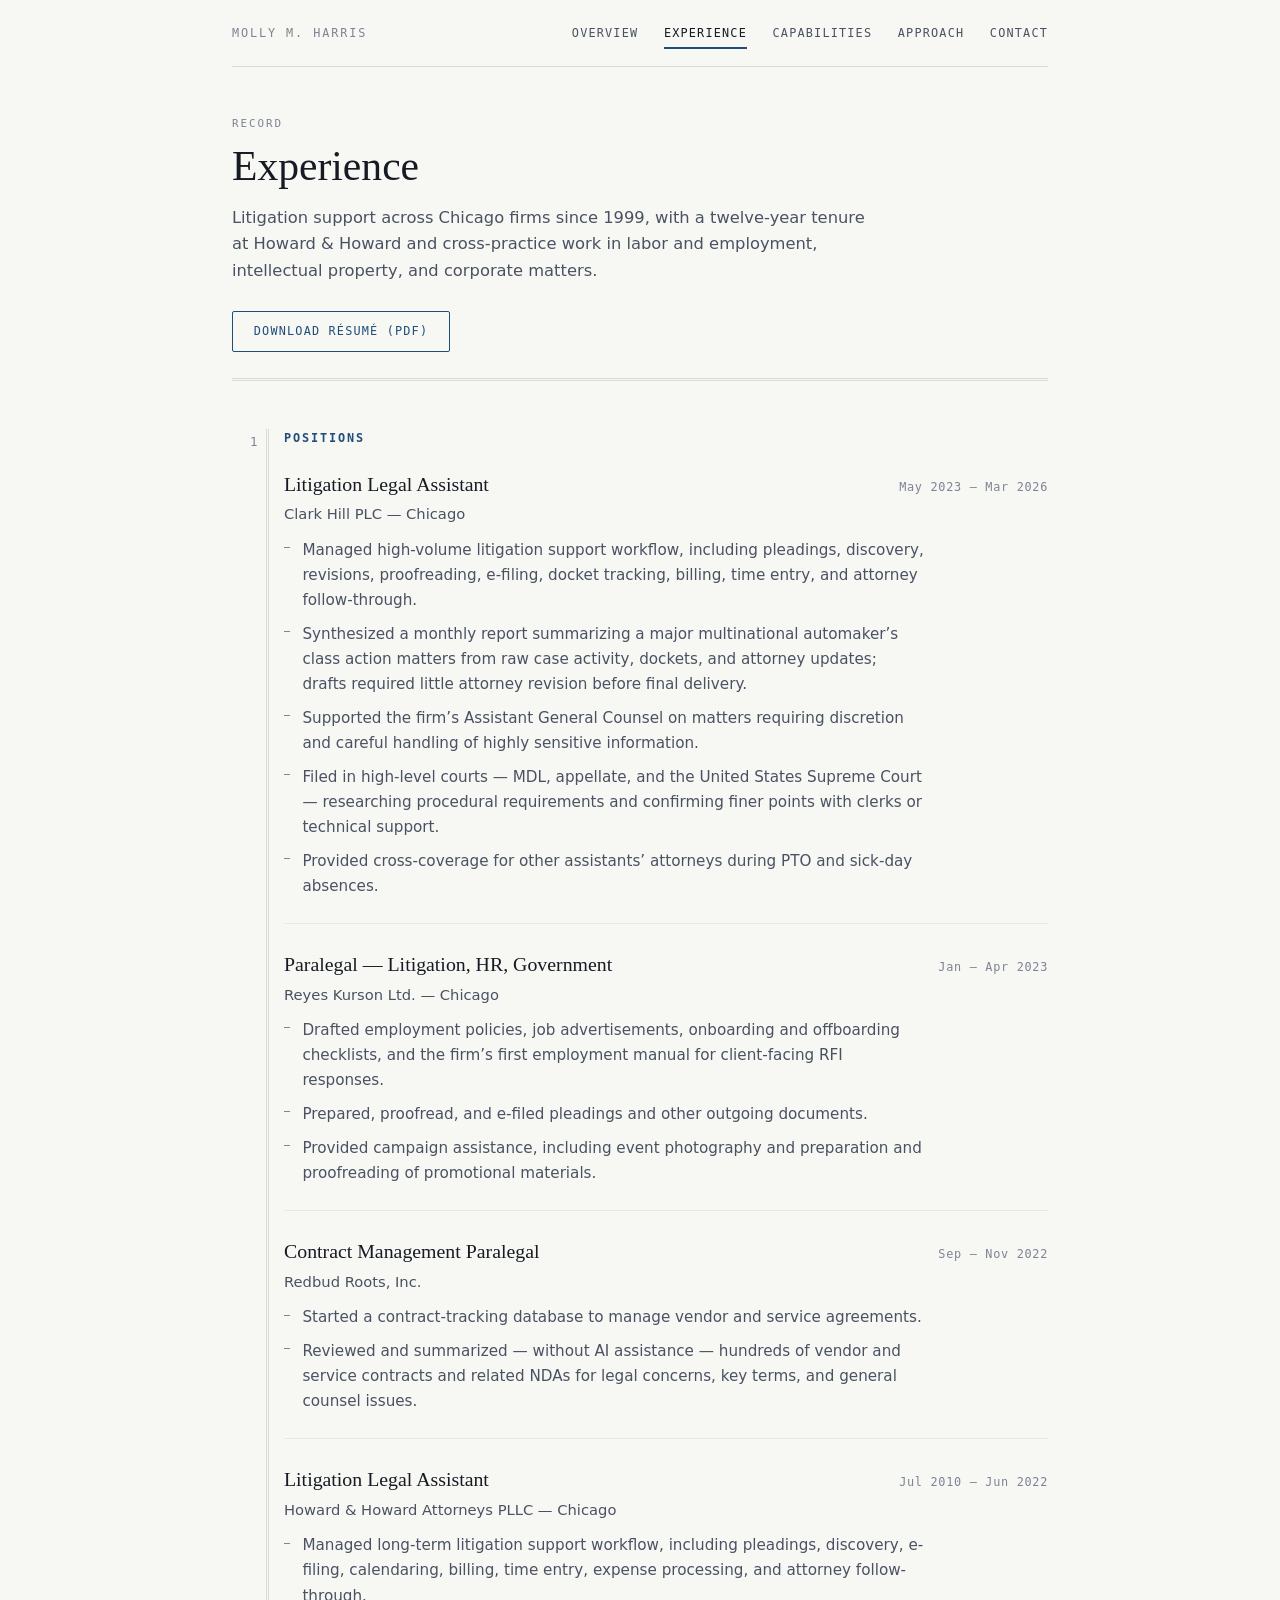
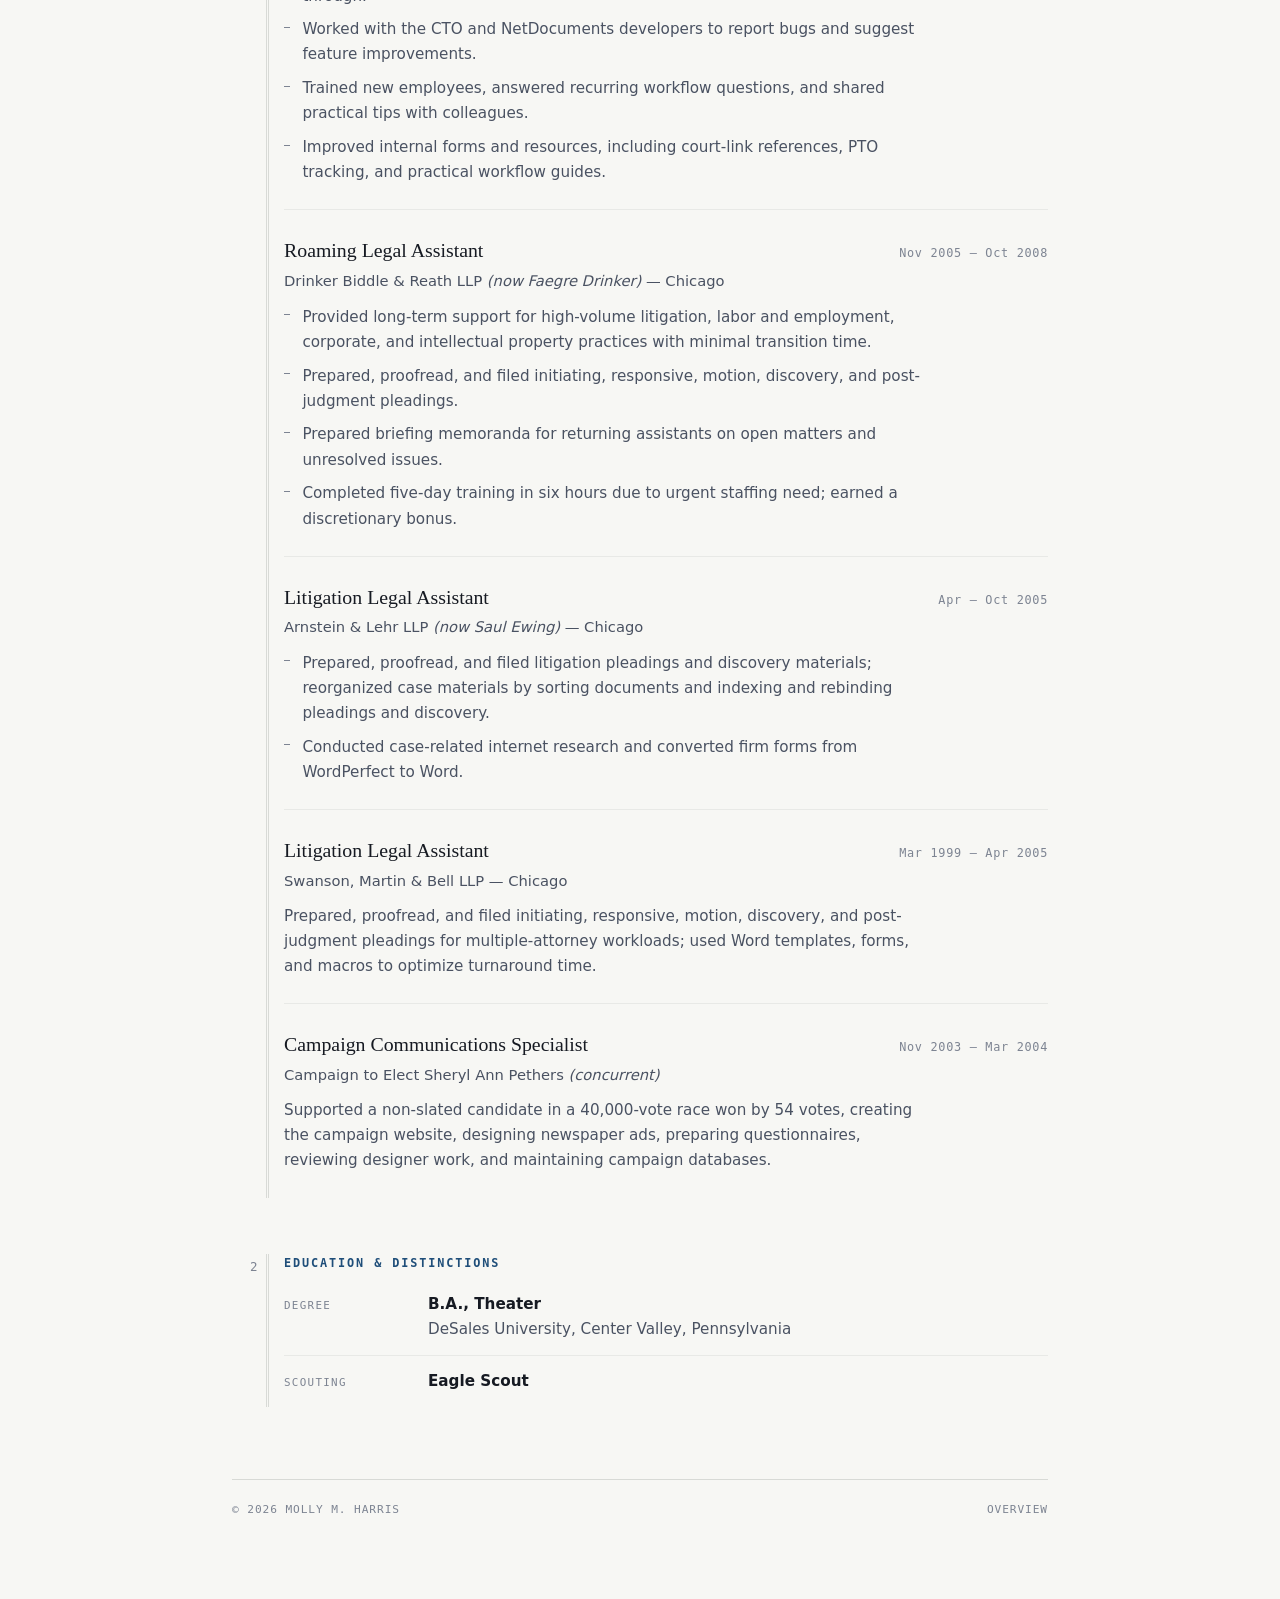
<file: experience.html>
<!DOCTYPE html>
<!--
  Personal site — Molly M. Harris
  Author:     Claude (Anthropic)
  Requested:  Molly M. Harris
  Created:    2026-08-23
  Page:       Experience
-->
<html lang="en">
<head>
<meta charset="utf-8">
<meta name="viewport" content="width=device-width, initial-scale=1">
<title>Experience — Molly M. Harris</title>
<meta name="description" content="Twenty-five years of litigation support across Chicago firms: Clark Hill, Reyes Kurson, Howard &amp; Howard, Drinker Biddle &amp; Reath, Arnstein &amp; Lehr, and Swanson, Martin &amp; Bell.">
<meta name="author" content="Molly M. Harris">
<link rel="canonical" href="https://mollyrealized.github.io/experience.html">
<link rel="icon" href="favicon.svg" type="image/svg+xml">
<link rel="stylesheet" href="style.css">
<meta property="og:type" content="article">
<meta property="og:title" content="Experience — Molly M. Harris">
<meta property="og:url" content="https://mollyrealized.github.io/experience.html">
</head>
<body>
<div class="wrap">

<header class="masthead">
  <a class="masthead-name" href="index.html">Molly M. Harris</a>
  <nav class="nav" aria-label="Main">
    <a href="index.html">Overview</a>
    <a href="experience.html" aria-current="page">Experience</a>
    <a href="capabilities.html">Capabilities</a>
    <a href="approach.html">Approach</a>
    <a href="contact.html">Contact</a>
  </nav>
</header>

<main>

<div class="page-head">
  <span class="caption-eyebrow">Record</span>
  <h1>Experience</h1>
  <p>Litigation support across Chicago firms since 1999, with a twelve-year tenure at Howard &amp; Howard and cross-practice work in labor and employment, intellectual property, and corporate matters.</p>
  <div class="actions">
    <a class="btn" href="resume.pdf">Download r&eacute;sum&eacute; (PDF)</a>
  </div>
</div>

<div class="sheet">

<section class="sect">
  <h2>Positions</h2>

  <article class="post">
    <div class="post-head">
      <div>
        <h3 class="post-role">Litigation Legal Assistant</h3>
        <span class="post-firm">Clark Hill PLC &mdash; Chicago</span>
      </div>
      <div class="post-dates">May 2023 &ndash; Mar 2026</div>
    </div>
    <ul>
      <li>Managed high-volume litigation support workflow, including pleadings, discovery, revisions, proofreading, e-filing, docket tracking, billing, time entry, and attorney follow-through.</li>
      <li>Synthesized a monthly report summarizing a major multinational automaker&rsquo;s class action matters from raw case activity, dockets, and attorney updates; drafts required little attorney revision before final delivery.</li>
      <li>Supported the firm&rsquo;s Assistant General Counsel on matters requiring discretion and careful handling of highly sensitive information.</li>
      <li>Filed in high-level courts &mdash; MDL, appellate, and the United States Supreme Court &mdash; researching procedural requirements and confirming finer points with clerks or technical support.</li>
      <li>Provided cross-coverage for other assistants&rsquo; attorneys during PTO and sick-day absences.</li>
    </ul>
  </article>

  <article class="post">
    <div class="post-head">
      <div>
        <h3 class="post-role">Paralegal &mdash; Litigation, HR, Government</h3>
        <span class="post-firm">Reyes Kurson Ltd. &mdash; Chicago</span>
      </div>
      <div class="post-dates">Jan &ndash; Apr 2023</div>
    </div>
    <ul>
      <li>Drafted employment policies, job advertisements, onboarding and offboarding checklists, and the firm&rsquo;s first employment manual for client-facing RFI responses.</li>
      <li>Prepared, proofread, and e-filed pleadings and other outgoing documents.</li>
      <li>Provided campaign assistance, including event photography and preparation and proofreading of promotional materials.</li>
    </ul>
  </article>

  <article class="post">
    <div class="post-head">
      <div>
        <h3 class="post-role">Contract Management Paralegal</h3>
        <span class="post-firm">Redbud Roots, Inc.</span>
      </div>
      <div class="post-dates">Sep &ndash; Nov 2022</div>
    </div>
    <ul>
      <li>Started a contract-tracking database to manage vendor and service agreements.</li>
      <li>Reviewed and summarized &mdash; without AI assistance &mdash; hundreds of vendor and service contracts and related NDAs for legal concerns, key terms, and general counsel issues.</li>
    </ul>
  </article>

  <article class="post">
    <div class="post-head">
      <div>
        <h3 class="post-role">Litigation Legal Assistant</h3>
        <span class="post-firm">Howard &amp; Howard Attorneys PLLC &mdash; Chicago</span>
      </div>
      <div class="post-dates">Jul 2010 &ndash; Jun 2022</div>
    </div>
    <ul>
      <li>Managed long-term litigation support workflow, including pleadings, discovery, e-filing, calendaring, billing, time entry, expense processing, and attorney follow-through.</li>
      <li>Worked with the CTO and NetDocuments developers to report bugs and suggest feature improvements.</li>
      <li>Trained new employees, answered recurring workflow questions, and shared practical tips with colleagues.</li>
      <li>Improved internal forms and resources, including court-link references, PTO tracking, and practical workflow guides.</li>
    </ul>
  </article>

  <article class="post">
    <div class="post-head">
      <div>
        <h3 class="post-role">Roaming Legal Assistant</h3>
        <span class="post-firm">Drinker Biddle &amp; Reath LLP <em>(now Faegre Drinker)</em> &mdash; Chicago</span>
      </div>
      <div class="post-dates">Nov 2005 &ndash; Oct 2008</div>
    </div>
    <ul>
      <li>Provided long-term support for high-volume litigation, labor and employment, corporate, and intellectual property practices with minimal transition time.</li>
      <li>Prepared, proofread, and filed initiating, responsive, motion, discovery, and post-judgment pleadings.</li>
      <li>Prepared briefing memoranda for returning assistants on open matters and unresolved issues.</li>
      <li>Completed five-day training in six hours due to urgent staffing need; earned a discretionary bonus.</li>
    </ul>
  </article>

  <article class="post">
    <div class="post-head">
      <div>
        <h3 class="post-role">Litigation Legal Assistant</h3>
        <span class="post-firm">Arnstein &amp; Lehr LLP <em>(now Saul Ewing)</em> &mdash; Chicago</span>
      </div>
      <div class="post-dates">Apr &ndash; Oct 2005</div>
    </div>
    <ul>
      <li>Prepared, proofread, and filed litigation pleadings and discovery materials; reorganized case materials by sorting documents and indexing and rebinding pleadings and discovery.</li>
      <li>Conducted case-related internet research and converted firm forms from WordPerfect to Word.</li>
    </ul>
  </article>

  <article class="post">
    <div class="post-head">
      <div>
        <h3 class="post-role">Litigation Legal Assistant</h3>
        <span class="post-firm">Swanson, Martin &amp; Bell LLP &mdash; Chicago</span>
      </div>
      <div class="post-dates">Mar 1999 &ndash; Apr 2005</div>
    </div>
    <p>Prepared, proofread, and filed initiating, responsive, motion, discovery, and post-judgment pleadings for multiple-attorney workloads; used Word templates, forms, and macros to optimize turnaround time.</p>
  </article>

  <article class="post">
    <div class="post-head">
      <div>
        <h3 class="post-role">Campaign Communications Specialist</h3>
        <span class="post-firm">Campaign to Elect Sheryl Ann Pethers <em>(concurrent)</em></span>
      </div>
      <div class="post-dates">Nov 2003 &ndash; Mar 2004</div>
    </div>
    <p>Supported a non-slated candidate in a 40,000-vote race won by 54 votes, creating the campaign website, designing newspaper ads, preparing questionnaires, reviewing designer work, and maintaining campaign databases.</p>
  </article>

</section>

<section class="sect">
  <h2>Education &amp; distinctions</h2>
  <dl class="rows">
    <div>
      <dt>Degree</dt>
      <dd><b>B.A., Theater</b><br>DeSales University, Center Valley, Pennsylvania</dd>
    </div>
    <div>
      <dt>Scouting</dt>
      <dd><b>Eagle Scout</b></dd>
    </div>
  </dl>
</section>

</div>
</main>

<footer class="foot">
  <span>&copy; 2026 Molly M. Harris</span>
  <span><a href="index.html">Overview</a></span>
</footer>

</div>
</body>
</html>
</file>
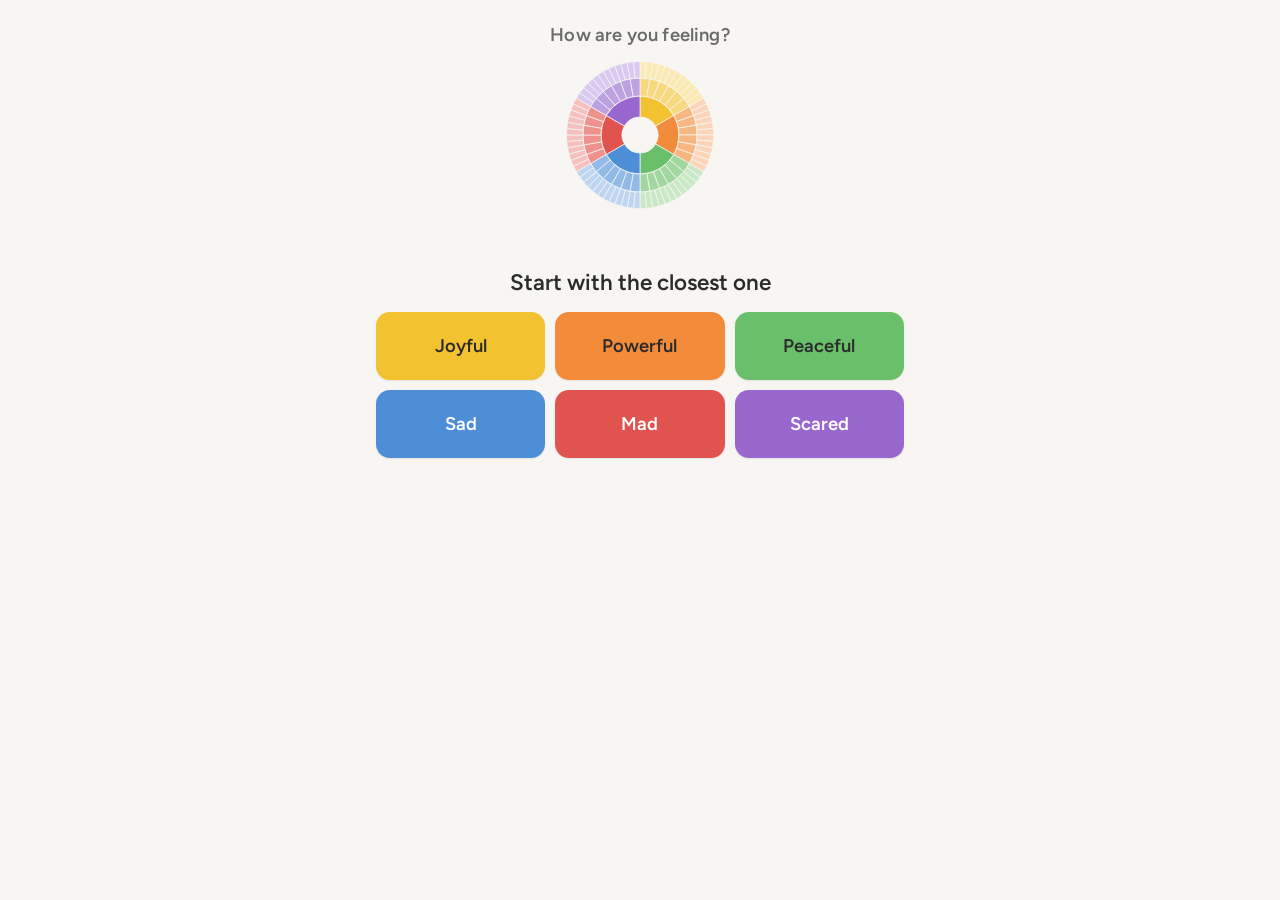
<file: FeelingsWheel.html>
<!DOCTYPE html>
<html lang="en">
<head>
<meta charset="utf-8">
<meta name="viewport" content="width=device-width, initial-scale=1">
<title>Feelings Wheel</title>
<link rel="preconnect" href="https://fonts.googleapis.com">
<link rel="preconnect" href="https://fonts.gstatic.com" crossorigin>
<link href="https://fonts.googleapis.com/css2?family=Figtree:wght@400;500;600;700&display=swap" rel="stylesheet">
<style>
  :root {
    --bg: #F7F6F2;
    --ink: #2B2B2B;
    --muted: #6B6B6B;
    --line: #DDDAD2;
    --card: #FFFFFF;
  }
  * { box-sizing: border-box; }
  html, body { margin: 0; padding: 0; }
  body {
    background: var(--bg);
    color: var(--ink);
    font-family: "Figtree", system-ui, -apple-system, "Segoe UI", Roboto, sans-serif;
    -webkit-font-smoothing: antialiased;
    min-height: 100vh;
  }
  main {
    max-width: 560px;
    margin: 0 auto;
    padding: 20px 16px 40px;
    display: flex;
    flex-direction: column;
    align-items: center;
    gap: 14px;
  }
  h1 {
    font-size: 1.15rem;
    font-weight: 600;
    color: var(--muted);
    margin: 4px 0 0;
    letter-spacing: 0.01em;
  }
  #mini {
    width: 150px;
    height: 150px;
    display: block;
  }
  #mini path { transition: opacity 0.25s ease; }
  #path {
    min-height: 1.6em;
    font-size: 1.05rem;
    font-weight: 600;
    text-align: center;
  }
  #path .sep { color: var(--muted); font-weight: 400; padding: 0 0.35em; }
  #prompt {
    font-size: 1.4rem;
    font-weight: 600;
    margin: 4px 0 2px;
    text-align: center;
  }
  #choices {
    width: 100%;
    display: grid;
    grid-template-columns: repeat(2, 1fr);
    gap: 10px;
  }
  #choices.three { grid-template-columns: repeat(3, 1fr); }
  @media (max-width: 420px) {
    #choices.three { grid-template-columns: repeat(2, 1fr); }
  }
  .choice {
    font: inherit;
    font-size: 1.15rem;
    font-weight: 600;
    border: none;
    border-radius: 14px;
    padding: 20px 12px;
    min-height: 68px;
    cursor: pointer;
    color: var(--ink);
    box-shadow: 0 1px 2px rgba(0,0,0,0.08);
    transition: transform 0.08s ease, filter 0.15s ease;
  }
  .choice:hover { filter: brightness(0.96); }
  .choice:active { transform: scale(0.97); }
  .choice:focus-visible, .ghost:focus-visible, .primary:focus-visible {
    outline: 3px solid var(--ink);
    outline-offset: 2px;
  }
  .choice.light-text { color: #FFFFFF; }
  .actions {
    width: 100%;
    display: flex;
    flex-direction: column;
    gap: 10px;
    margin-top: 4px;
  }
  .row {
    display: flex;
    gap: 10px;
  }
  .row > * { flex: 1; }
  .ghost, .primary {
    font: inherit;
    font-size: 1rem;
    font-weight: 600;
    border-radius: 12px;
    padding: 14px 12px;
    cursor: pointer;
  }
  .ghost {
    background: transparent;
    color: var(--ink);
    border: 1.5px solid var(--line);
  }
  .ghost:hover { background: rgba(0,0,0,0.03); }
  .primary {
    background: var(--card);
    color: var(--ink);
    border: 2px solid var(--ink);
  }
  .primary:hover { background: #F0EEE8; }
  #result {
    width: 100%;
    background: var(--card);
    border-radius: 18px;
    padding: 28px 20px;
    text-align: center;
    box-shadow: 0 1px 3px rgba(0,0,0,0.08);
    border-top: 8px solid transparent;
  }
  #result .label {
    color: var(--muted);
    font-size: 0.95rem;
    margin-bottom: 10px;
  }
  #result .word {
    font-size: 2.1rem;
    font-weight: 700;
    line-height: 1.15;
    margin-bottom: 10px;
  }
  #result .full {
    font-size: 1.1rem;
    font-weight: 500;
  }
  #result .full .sep { color: var(--muted); padding: 0 0.35em; }
  #copied {
    min-height: 1.3em;
    font-size: 0.95rem;
    color: var(--muted);
    text-align: center;
  }
  [hidden] { display: none !important; }
</style>
</head>
<body>
<main>
  <h1>How are you feeling?</h1>
  <svg id="mini" viewBox="0 0 200 200" role="img" aria-label="Feelings wheel showing your place"></svg>
  <div id="path" aria-live="polite"></div>

  <section id="pick">
    <div id="prompt"></div>
  </section>
  <div id="choices"></div>

  <div id="result" hidden>
    <div class="label">You're feeling</div>
    <div class="word" id="resultWord"></div>
    <div class="full" id="resultPath"></div>
  </div>
  <div id="copied" aria-live="polite" hidden></div>

  <div class="actions">
    <button class="primary" id="stopBtn" hidden></button>
    <button class="primary" id="copyBtn" hidden>Copy</button>
    <div class="row">
      <button class="ghost" id="backBtn" hidden>Back</button>
      <button class="ghost" id="restartBtn" hidden>Start over</button>
    </div>
  </div>
</main>

<script>
// Wheel data, clockwise from 12 o'clock, matching the source image.
const WHEEL = [
  { name: "Joyful", colors: ["#F2C230", "#F7D97F", "#FCEAB3"], lightText: false, children: [
    { name: "Excited", children: ["Energetic", "Playful"] },
    { name: "Cheerful", children: ["Amused", "Delighted"] },
    { name: "Creative", children: ["Inspired", "Curious"] },
    { name: "Hopeful", children: ["Optimistic", "Eager"] },
    { name: "Sensuous", children: ["Stimulated", "Daring"] },
    { name: "Fascinated", children: ["Awed", "Absorbed"] }
  ]},
  { name: "Powerful", colors: ["#F28C3A", "#F7B783", "#FAD5B9"], lightText: false, children: [
    { name: "Proud", children: ["Confident", "Accomplished"] },
    { name: "Respected", children: ["Valued", "Appreciated"] },
    { name: "Worthwhile", children: ["Important", "Significant"] },
    { name: "Faithful", children: ["Loyal", "Devoted"] },
    { name: "Discerning", children: ["Insightful", "Wise"] },
    { name: "Successful", children: ["Capable", "Triumphant"] }
  ]},
  { name: "Peaceful", colors: ["#6AC06A", "#A3D7A0", "#C9E8C6"], lightText: false, children: [
    { name: "Content", children: ["Satisfied", "Fulfilled"] },
    { name: "Thoughtful", children: ["Reflective", "Pensive"] },
    { name: "Intimate", children: ["Close", "Tender"] },
    { name: "Loving", children: ["Caring", "Warm"] },
    { name: "Trusting", children: ["Secure", "Safe"] },
    { name: "Relaxed", children: ["Calm", "Serene"] }
  ]},
  { name: "Sad", colors: ["#4E8ED6", "#92BAE6", "#BFD6F2"], lightText: true, children: [
    { name: "Lonely", children: ["Isolated", "Abandoned"] },
    { name: "Depressed", children: ["Empty", "Hopeless"] },
    { name: "Guilty", children: ["Remorseful", "Ashamed"] },
    { name: "Bored", children: ["Apathetic", "Indifferent"] },
    { name: "Tired", children: ["Sleepy", "Drained"] },
    { name: "Hurt", children: ["Disappointed", "Grieving"] }
  ]},
  { name: "Mad", colors: ["#E0534F", "#EE928E", "#F5C0BE"], lightText: true, children: [
    { name: "Frustrated", children: ["Irritated", "Annoyed"] },
    { name: "Jealous", children: ["Envious", "Possessive"] },
    { name: "Hostile", children: ["Aggressive", "Provoked"] },
    { name: "Critical", children: ["Skeptical", "Dismissive"] },
    { name: "Furious", children: ["Enraged", "Livid"] },
    { name: "Distant", children: ["Withdrawn", "Cold"] }
  ]},
  { name: "Scared", colors: ["#9868CF", "#BDA2E2", "#DAC9F0"], lightText: true, children: [
    { name: "Anxious", children: ["Worried", "Overwhelmed"] },
    { name: "Insecure", children: ["Inadequate", "Inferior"] },
    { name: "Confused", children: ["Bewildered", "Lost"] },
    { name: "Helpless", children: ["Powerless", "Exposed"] },
    { name: "Rejected", children: ["Excluded", "Unwanted"] },
    { name: "Embarrassed", children: ["Foolish", "Awkward"] }
  ]}
];

// sel holds indices: [core, middle, outer]. done = user has chosen a final answer.
let sel = [];
let done = false;

const $ = id => document.getElementById(id);
const SVGNS = "http://www.w3.org/2000/svg";

// ---------- mini wheel ----------
const CX = 100, CY = 100;
const RINGS = [[24, 52], [52, 76], [76, 98]];

function pt(r, deg) {
  const a = deg * Math.PI / 180;
  return [CX + r * Math.sin(a), CY - r * Math.cos(a)];
}
function arc(r0, r1, a0, a1) {
  const large = (a1 - a0) > 180 ? 1 : 0;
  const [x0, y0] = pt(r1, a0), [x1, y1] = pt(r1, a1);
  const [x2, y2] = pt(r0, a1), [x3, y3] = pt(r0, a0);
  return `M${x0},${y0} A${r1},${r1} 0 ${large} 1 ${x1},${y1} L${x2},${y2} A${r0},${r0} 0 ${large} 0 ${x3},${y3} Z`;
}

const segs = []; // {el, level, c, m, o}
function buildMini() {
  const svg = $("mini");
  WHEEL.forEach((core, c) => {
    const a0 = c * 60;
    addSeg(svg, arc(...RINGS[0], a0, a0 + 60), core.colors[0], 0, c, -1, -1);
    core.children.forEach((mid, m) => {
      const b0 = a0 + m * 10;
      addSeg(svg, arc(...RINGS[1], b0, b0 + 10), core.colors[1], 1, c, m, -1);
      mid.children.forEach((_, o) => {
        const d0 = b0 + o * 5;
        addSeg(svg, arc(...RINGS[2], d0, d0 + 5), core.colors[2], 2, c, m, o);
      });
    });
  });
  const hole = document.createElementNS(SVGNS, "circle");
  hole.setAttribute("cx", CX); hole.setAttribute("cy", CY); hole.setAttribute("r", RINGS[0][0] - 1);
  hole.setAttribute("fill", "var(--bg)");
  svg.appendChild(hole);
  // selection outlines are drawn on top
  const outlines = document.createElementNS(SVGNS, "g");
  outlines.setAttribute("id", "outlines");
  svg.appendChild(outlines);
}
function addSeg(svg, d, fill, level, c, m, o) {
  const p = document.createElementNS(SVGNS, "path");
  p.setAttribute("d", d);
  p.setAttribute("fill", fill);
  p.setAttribute("stroke", "#F7F6F2");
  p.setAttribute("stroke-width", "1");
  svg.appendChild(p);
  segs.push({ el: p, level, c, m, o });
}

function updateMini() {
  const [sc, sm, so] = sel;
  segs.forEach(s => {
    let on = true;
    if (sc !== undefined && s.c !== sc) on = false;
    if (on && sm !== undefined && s.level >= 1 && s.m !== sm) on = false;
    if (on && so !== undefined && s.level === 2 && s.o !== so) on = false;
    s.el.style.opacity = on ? "1" : "0.18";
  });
  const g = $("outlines");
  g.innerHTML = "";
  sel.forEach((idx, level) => {
    const s = segs.find(x => x.level === level && x.c === sc &&
      (level < 1 || x.m === sm) && (level < 2 || x.o === so));
    if (!s) return;
    const p = document.createElementNS(SVGNS, "path");
    p.setAttribute("d", s.el.getAttribute("d"));
    p.setAttribute("fill", "none");
    p.setAttribute("stroke", "#2B2B2B");
    p.setAttribute("stroke-width", "2");
    p.setAttribute("stroke-linejoin", "round");
    g.appendChild(p);
  });
}

// ---------- helpers ----------
function names() {
  const out = [];
  if (sel[0] !== undefined) out.push(WHEEL[sel[0]].name);
  if (sel[1] !== undefined) out.push(WHEEL[sel[0]].children[sel[1]].name);
  if (sel[2] !== undefined) out.push(WHEEL[sel[0]].children[sel[1]].children[sel[2]]);
  return out;
}
function pathHTML(list) {
  return list.map(escapeHTML).join('<span class="sep">&gt;</span>');
}
function escapeHTML(s) {
  return s.replace(/[&<>"]/g, ch => ({ "&": "&amp;", "<": "&lt;", ">": "&gt;", '"': "&quot;" }[ch]));
}

// ---------- render ----------
function render() {
  const list = names();
  const depth = sel.length;
  updateMini();

  $("copied").hidden = true;
  $("copied").textContent = "";

  if (done) {
    $("path").innerHTML = "";
    $("pick").hidden = true;
    $("choices").hidden = true;
    $("stopBtn").hidden = true;
    $("result").hidden = false;
    $("result").style.borderTopColor = WHEEL[sel[0]].colors[0];
    $("resultWord").textContent = list[list.length - 1];
    $("resultPath").innerHTML = list.length > 1 ? pathHTML(list) : "";
    $("copyBtn").hidden = false;
    $("copied").hidden = false;
    $("backBtn").hidden = false;
    $("restartBtn").hidden = false;
    return;
  }

  $("result").hidden = true;
  $("copyBtn").hidden = true;
  $("pick").hidden = false;
  $("choices").hidden = false;
  $("path").innerHTML = pathHTML(list);

  const box = $("choices");
  box.innerHTML = "";
  box.className = "";
  let items, color, lightText = false;

  if (depth === 0) {
    $("prompt").textContent = "Start with the closest one";
    items = WHEEL.map(c => c.name);
    box.className = "three";
  } else if (depth === 1) {
    $("prompt").textContent = "Which of these fits better?";
    items = WHEEL[sel[0]].children.map(m => m.name);
    color = WHEEL[sel[0]].colors[1];
    box.className = "three";
  } else {
    $("prompt").textContent = "Closer still?";
    items = WHEEL[sel[0]].children[sel[1]].children;
    color = WHEEL[sel[0]].colors[2];
  }

  items.forEach((label, i) => {
    const b = document.createElement("button");
    b.className = "choice";
    b.textContent = label;
    if (depth === 0) {
      b.style.background = WHEEL[i].colors[0];
      if (WHEEL[i].lightText) b.classList.add("light-text");
    } else {
      b.style.background = color;
    }
    b.addEventListener("click", () => choose(i));
    box.appendChild(b);
  });

  if (depth > 0) {
    $("stopBtn").hidden = false;
    $("stopBtn").textContent = "That's it: " + list[list.length - 1];
  } else {
    $("stopBtn").hidden = true;
  }
  $("backBtn").hidden = depth === 0;
  $("restartBtn").hidden = depth < 2;
}

function choose(i) {
  sel.push(i);
  if (sel.length === 3) done = true;
  render();
  window.scrollTo({ top: 0, behavior: "smooth" });
}

$("stopBtn").addEventListener("click", () => { done = true; render(); });

$("backBtn").addEventListener("click", () => {
  if (done) {
    done = false;
    if (sel.length === 3) sel.pop();
  } else {
    sel.pop();
  }
  render();
});

$("restartBtn").addEventListener("click", () => {
  sel = []; done = false; render();
});

$("copyBtn").addEventListener("click", async () => {
  const text = names().join(" > ");
  let ok = false;
  try {
    await navigator.clipboard.writeText(text);
    ok = true;
  } catch (e) {
    try {
      const ta = document.createElement("textarea");
      ta.value = text;
      ta.setAttribute("readonly", "");
      ta.style.position = "fixed";
      ta.style.opacity = "0";
      document.body.appendChild(ta);
      ta.select();
      ok = document.execCommand("copy");
      document.body.removeChild(ta);
    } catch (e2) { ok = false; }
  }
  $("copied").textContent = ok ? "Copied: " + text : "Couldn't copy here. Select the text above instead.";
});

buildMini();
render();
</script>
</body>
</html>
</file>
<file: style.css>
/* ==========================================================================
   Personal site — Molly M. Harris
   Author:     Claude (Anthropic)
   Requested:  Molly M. Harris
   Created:    2026-08-23
   Notes:      Shared stylesheet. No build step, no dependencies.
               Visual language borrows from litigation filing: caption block,
               pleading-paper double rule, filing-stamp blue, Century
               Schoolbook display (SCOTUS Rule 33 face).
   ========================================================================== */

:root {
  /* Bond paper, cool rather than cream */
  --paper:      #f7f7f4;
  --paper-lift: #ffffff;

  /* Ink, with a blue cast */
  --ink:        #161a22;
  --ink-soft:   #4a5262;
  --ink-faint:  #7d8492;

  --rule:       #d8dad6;
  --rule-soft:  #e8e9e6;

  /* File-stamp blue */
  --stamp:      #1f4e79;
  --stamp-lit:  #2f6ba3;
  --stamp-wash: #eaf0f6;

  /* Used once or twice only */
  --seal:       #8c1d1d;

  --display: "Century Schoolbook", "New Century Schoolbook",
             "Century Schoolbook L", Georgia, "Times New Roman", serif;
  --body:    system-ui, -apple-system, "Segoe UI", Roboto,
             "Helvetica Neue", Arial, sans-serif;
  --mono:    ui-monospace, "JetBrains Mono", "Cascadia Mono", "Roboto Mono",
             "DejaVu Sans Mono", Menlo, Consolas, monospace;

  --measure: 40rem;
  --spine:   3.25rem;
}

@media (prefers-color-scheme: dark) {
  :root {
    --paper:      #14161b;
    --paper-lift: #1c1f26;
    --ink:        #e6e8ec;
    --ink-soft:   #a9b0bc;
    --ink-faint:  #78808d;
    --rule:       #333842;
    --rule-soft:  #262a32;
    --stamp:      #8ab4dd;
    --stamp-lit:  #a9cbee;
    --stamp-wash: #1d2530;
    --seal:       #d98080;
  }
}

*, *::before, *::after { box-sizing: border-box; }

html {
  -webkit-text-size-adjust: 100%;
  scroll-behavior: smooth;
}

@media (prefers-reduced-motion: reduce) {
  html { scroll-behavior: auto; }
  *, *::before, *::after {
    animation-duration: .01ms !important;
    animation-iteration-count: 1 !important;
    transition-duration: .01ms !important;
  }
}

body {
  margin: 0;
  background: var(--paper);
  color: var(--ink);
  font-family: var(--body);
  font-size: 17px;
  line-height: 1.65;
  font-synthesis-weight: none;
}

.wrap {
  max-width: 54rem;
  margin: 0 auto;
  padding: 0 1.5rem 5rem;
}

/* --------------------------------------------------------------------------
   Masthead + navigation — set like a document header
   -------------------------------------------------------------------------- */

.masthead {
  display: flex;
  flex-wrap: wrap;
  justify-content: space-between;
  align-items: baseline;
  gap: .75rem 2rem;
  padding: 1.5rem 0 1.1rem;
  border-bottom: 1px solid var(--rule);
  margin-bottom: 3rem;
}

.masthead-name {
  font-family: var(--mono);
  font-size: .74rem;
  letter-spacing: .16em;
  text-transform: uppercase;
  color: var(--ink-faint);
  text-decoration: none;
}
.masthead-name:hover { color: var(--stamp); }

.nav {
  display: flex;
  flex-wrap: wrap;
  gap: .2rem 1.6rem;
}

.nav a {
  font-family: var(--mono);
  font-size: .74rem;
  letter-spacing: .1em;
  text-transform: uppercase;
  color: var(--ink-soft);
  text-decoration: none;
  padding-bottom: .2rem;
  border-bottom: 2px solid transparent;
}
.nav a:hover { color: var(--stamp); }
.nav a[aria-current="page"] {
  color: var(--ink);
  border-bottom-color: var(--stamp);
}

/* --------------------------------------------------------------------------
   Caption block — the header device, borrowed from a pleading caption
   -------------------------------------------------------------------------- */

.caption {
  display: grid;
  grid-template-columns: 1fr 1px minmax(14rem, 18rem);
  gap: 0 2.25rem;
  padding: .25rem 0 2.25rem;
  border-bottom: 3px double var(--rule);
  margin-bottom: 3.25rem;
  animation: rise .5s ease-out both;
}

@keyframes rise {
  from { opacity: 0; transform: translateY(.5rem); }
  to   { opacity: 1; transform: none; }
}

.caption-divider { background: var(--rule); }

.caption-eyebrow {
  display: block;
  font-family: var(--mono);
  font-size: .68rem;
  letter-spacing: .18em;
  text-transform: uppercase;
  color: var(--ink-faint);
  margin-bottom: .7rem;
}

.caption h1 {
  font-family: var(--display);
  font-size: clamp(2.1rem, 6vw, 3.1rem);
  line-height: 1.05;
  font-weight: 400;
  letter-spacing: -.01em;
  margin: 0;
}

.caption-pronouns {
  display: inline-block;
  margin-top: .85rem;
  font-family: var(--mono);
  font-size: .7rem;
  letter-spacing: .12em;
  text-transform: uppercase;
  color: var(--ink-faint);
  border: 1px solid var(--rule);
  border-radius: 2px;
  padding: .15rem .5rem;
}

.caption-meta { margin: 0; }

.caption-meta > div {
  display: grid;
  grid-template-columns: 5.5rem 1fr;
  gap: .5rem;
  padding: .42rem 0;
  border-bottom: 1px solid var(--rule-soft);
}
.caption-meta > div:last-child { border-bottom: none; }

.caption-meta dt {
  font-family: var(--mono);
  font-size: .66rem;
  letter-spacing: .12em;
  text-transform: uppercase;
  color: var(--ink-faint);
  padding-top: .18rem;
}

.caption-meta dd {
  margin: 0;
  font-size: .9rem;
  color: var(--ink-soft);
}

.caption-meta dd.is-open { color: var(--stamp); font-weight: 600; }

/* --------------------------------------------------------------------------
   Page title (interior pages)
   -------------------------------------------------------------------------- */

.page-head {
  padding-bottom: 1.6rem;
  border-bottom: 3px double var(--rule);
  margin-bottom: 3rem;
}

.page-head h1 {
  font-family: var(--display);
  font-size: clamp(1.9rem, 5vw, 2.6rem);
  font-weight: 400;
  line-height: 1.1;
  margin: .5rem 0 0;
}

.page-head p {
  margin: .9rem 0 0;
  max-width: var(--measure);
  color: var(--ink-soft);
  font-size: 1.02rem;
}

/* --------------------------------------------------------------------------
   Sections — pleading margin with line numbers at each section start
   -------------------------------------------------------------------------- */

.sheet { counter-reset: para; }

.sect {
  position: relative;
  padding-left: var(--spine);
  margin-bottom: 3.5rem;
  counter-increment: para;
}

.sect::before {
  content: counter(para);
  position: absolute;
  left: 0;
  top: .2rem;
  width: 1.6rem;
  text-align: right;
  font-family: var(--mono);
  font-size: .78rem;
  color: var(--ink-faint);
  font-variant-numeric: tabular-nums;
}

.sect::after {
  content: "";
  position: absolute;
  left: 2.1rem;
  top: 0;
  bottom: 0;
  width: 3px;
  border-left: 1px solid var(--rule);
  border-right: 1px solid var(--rule);
}

.sect > h2 {
  font-family: var(--mono);
  font-size: .74rem;
  letter-spacing: .16em;
  text-transform: uppercase;
  font-weight: 600;
  color: var(--stamp);
  margin: 0 0 1.2rem;
}

.sect > h3 {
  font-family: var(--display);
  font-size: 1.35rem;
  font-weight: 400;
  margin: 2.25rem 0 .8rem;
}

p { margin: 0 0 1.15rem; max-width: var(--measure); }
p:last-child { margin-bottom: 0; }

.lede {
  font-family: var(--display);
  font-size: 1.28rem;
  line-height: 1.5;
}

a { color: var(--stamp); text-decoration-thickness: 1px; text-underline-offset: 2px; }
a:hover { color: var(--stamp-lit); }

:focus-visible {
  outline: 2px solid var(--stamp);
  outline-offset: 3px;
  border-radius: 2px;
}

strong { font-weight: 600; }

/* --------------------------------------------------------------------------
   Data rows — capability tables, keyed left column
   -------------------------------------------------------------------------- */

.rows { margin: 0; }

.rows > div {
  display: grid;
  grid-template-columns: 7.5rem 1fr;
  gap: .3rem 1.5rem;
  padding: .8rem 0;
  border-bottom: 1px solid var(--rule-soft);
}
.rows > div:first-child { padding-top: 0; }
.rows > div:last-child { border-bottom: none; }

.rows dt {
  font-family: var(--mono);
  font-size: .68rem;
  letter-spacing: .12em;
  text-transform: uppercase;
  color: var(--ink-faint);
  padding-top: .28rem;
}

.rows dd {
  margin: 0;
  color: var(--ink-soft);
  font-size: .95rem;
  max-width: var(--measure);
}

.rows dd em { font-style: italic; color: var(--ink-faint); }
.rows dd b { font-weight: 600; color: var(--ink); font-style: normal; }

/* --------------------------------------------------------------------------
   Positions
   -------------------------------------------------------------------------- */

.post {
  padding: 1.5rem 0;
  border-bottom: 1px solid var(--rule-soft);
}
.post:first-of-type { padding-top: 0; }
.post:last-of-type { border-bottom: none; }

.post-head {
  display: grid;
  grid-template-columns: 1fr auto;
  gap: .2rem 1.5rem;
  align-items: baseline;
  margin-bottom: .7rem;
}

.post-role {
  font-family: var(--display);
  font-size: 1.24rem;
  margin: 0;
  font-weight: 400;
}

.post-firm {
  display: block;
  font-size: .92rem;
  color: var(--ink-soft);
  margin-top: .12rem;
}

.post-dates {
  font-family: var(--mono);
  font-size: .74rem;
  letter-spacing: .06em;
  color: var(--ink-faint);
  white-space: nowrap;
  font-variant-numeric: tabular-nums;
}

.post ul {
  margin: 0;
  padding: 0;
  list-style: none;
  max-width: var(--measure);
}

.post li {
  position: relative;
  padding-left: 1.15rem;
  margin-bottom: .55rem;
  font-size: .95rem;
  color: var(--ink-soft);
}
.post li:last-child { margin-bottom: 0; }

.post li::before {
  content: "";
  position: absolute;
  left: 0;
  top: .62em;
  width: .38rem;
  height: 1px;
  background: var(--ink-faint);
}

.post > p {
  font-size: .95rem;
  color: var(--ink-soft);
  margin-bottom: 0;
}

/* Compact index used on the home page */
.index-list { margin: 0; }

.index-list > div {
  display: grid;
  grid-template-columns: 1fr auto;
  gap: .15rem 1.5rem;
  align-items: baseline;
  padding: .7rem 0;
  border-bottom: 1px solid var(--rule-soft);
}
.index-list > div:last-child { border-bottom: none; }

.index-role { font-weight: 600; font-size: .97rem; }
.index-firm { display: block; font-size: .89rem; color: var(--ink-soft); font-weight: 400; }
.index-dates {
  font-family: var(--mono);
  font-size: .74rem;
  color: var(--ink-faint);
  white-space: nowrap;
  font-variant-numeric: tabular-nums;
}

/* --------------------------------------------------------------------------
   Pull quote
   -------------------------------------------------------------------------- */

.pull {
  margin: 2rem 0;
  padding: 1.4rem 1.6rem;
  background: var(--stamp-wash);
  border-left: 3px solid var(--stamp);
  max-width: var(--measure);
}

.pull p {
  font-family: var(--display);
  font-size: 1.12rem;
  line-height: 1.5;
  margin: 0;
  color: var(--ink);
}

/* --------------------------------------------------------------------------
   Buttons
   -------------------------------------------------------------------------- */

.actions {
  display: flex;
  flex-wrap: wrap;
  gap: .75rem;
  margin-top: 1.6rem;
}

.btn {
  display: inline-block;
  padding: .62rem 1.3rem;
  border: 1px solid var(--stamp);
  border-radius: 2px;
  font-family: var(--mono);
  font-size: .74rem;
  letter-spacing: .1em;
  text-transform: uppercase;
  text-decoration: none;
  color: var(--stamp);
  background: transparent;
  transition: background .15s ease, color .15s ease;
}
.btn:hover { background: var(--stamp); color: var(--paper); }

.btn-solid { background: var(--stamp); color: var(--paper); }
.btn-solid:hover { background: var(--stamp-lit); color: var(--paper); }

/* --------------------------------------------------------------------------
   Contact + links
   -------------------------------------------------------------------------- */

.contact-list { margin: 0; }

.contact-list > div {
  display: grid;
  grid-template-columns: 6rem 1fr;
  gap: .3rem 1.5rem;
  padding: .75rem 0;
  border-bottom: 1px solid var(--rule-soft);
}
.contact-list > div:last-child { border-bottom: none; }

.contact-list dt {
  font-family: var(--mono);
  font-size: .68rem;
  letter-spacing: .12em;
  text-transform: uppercase;
  color: var(--ink-faint);
  padding-top: .2rem;
}

.contact-list dd { margin: 0; font-size: .98rem; }
.contact-list dd small { display: block; color: var(--ink-faint); font-size: .82rem; margin-top: .1rem; }

/* --------------------------------------------------------------------------
   Footer
   -------------------------------------------------------------------------- */

.foot {
  margin-top: 4.5rem;
  padding-top: 1.3rem;
  border-top: 1px solid var(--rule);
  display: flex;
  flex-wrap: wrap;
  justify-content: space-between;
  gap: .5rem 2rem;
  font-family: var(--mono);
  font-size: .7rem;
  letter-spacing: .08em;
  text-transform: uppercase;
  color: var(--ink-faint);
}

.foot a { color: var(--ink-faint); text-decoration: none; }
.foot a:hover { color: var(--stamp); }

/* --------------------------------------------------------------------------
   Responsive
   -------------------------------------------------------------------------- */

@media (max-width: 46rem) {
  .caption {
    grid-template-columns: 1fr;
    gap: 1.75rem;
  }
  .caption-divider { display: none; }
  .caption-meta { border-top: 1px solid var(--rule-soft); padding-top: .5rem; }
}

@media (max-width: 34rem) {
  body { font-size: 16px; }
  .wrap { padding: 0 1.15rem 3.5rem; }

  :root { --spine: 1.9rem; }

  .sect::before { font-size: .7rem; width: 1.1rem; }
  .sect::after { left: 1.35rem; }

  .rows > div,
  .contact-list > div,
  .caption-meta > div {
    grid-template-columns: 1fr;
    gap: .2rem;
  }
  .rows dt,
  .contact-list dt,
  .caption-meta dt { padding-top: 0; }

  .post-head,
  .index-list > div { grid-template-columns: 1fr; }

  .pull { padding: 1.1rem 1.2rem; }

  .actions .btn { flex: 1 1 auto; text-align: center; }
}

/* --------------------------------------------------------------------------
   Print
   -------------------------------------------------------------------------- */

@media print {
  :root {
    --paper: #fff; --ink: #000; --ink-soft: #222; --ink-faint: #555;
    --rule: #bbb; --rule-soft: #ddd; --stamp: #000; --stamp-wash: #f2f2f2;
  }
  body { font-size: 11pt; }
  .masthead, .nav, .actions, .foot { display: none; }
  .sect::after { display: none; }
  a { text-decoration: none; }
}
</file>
